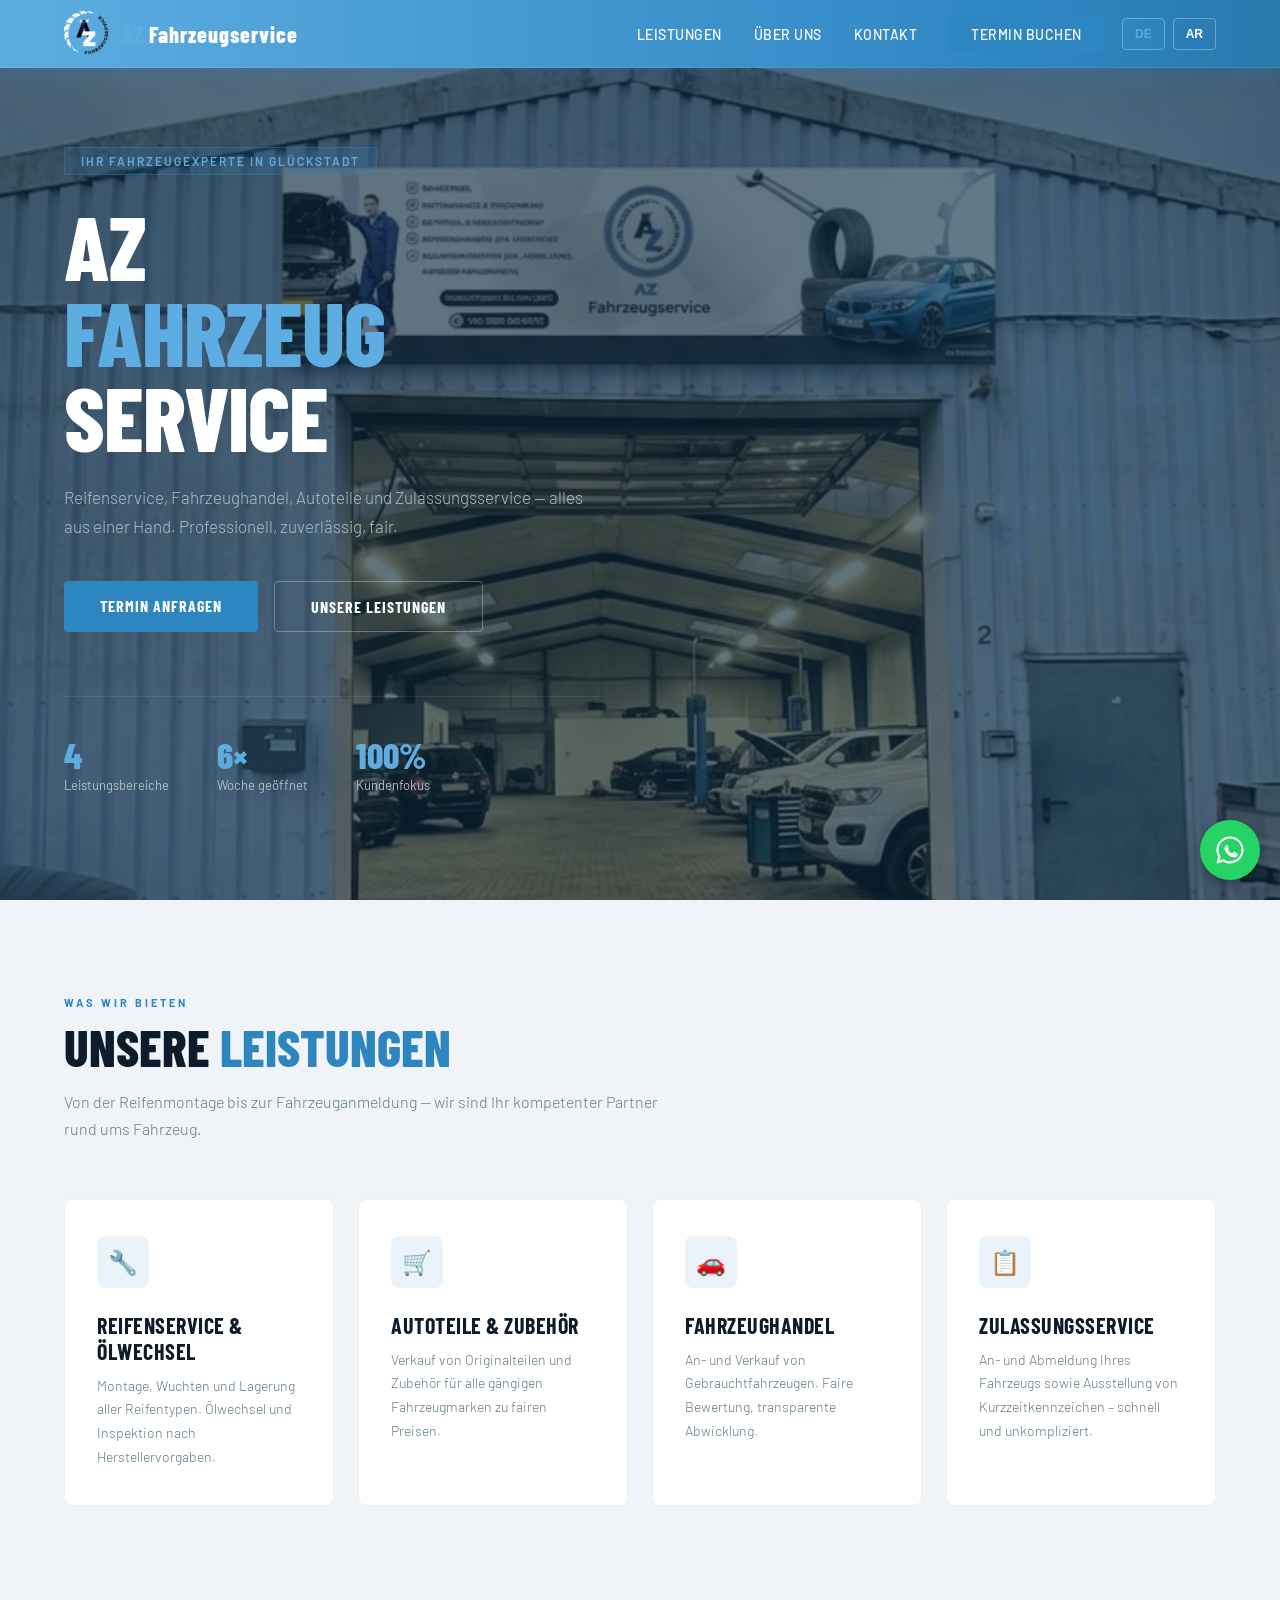
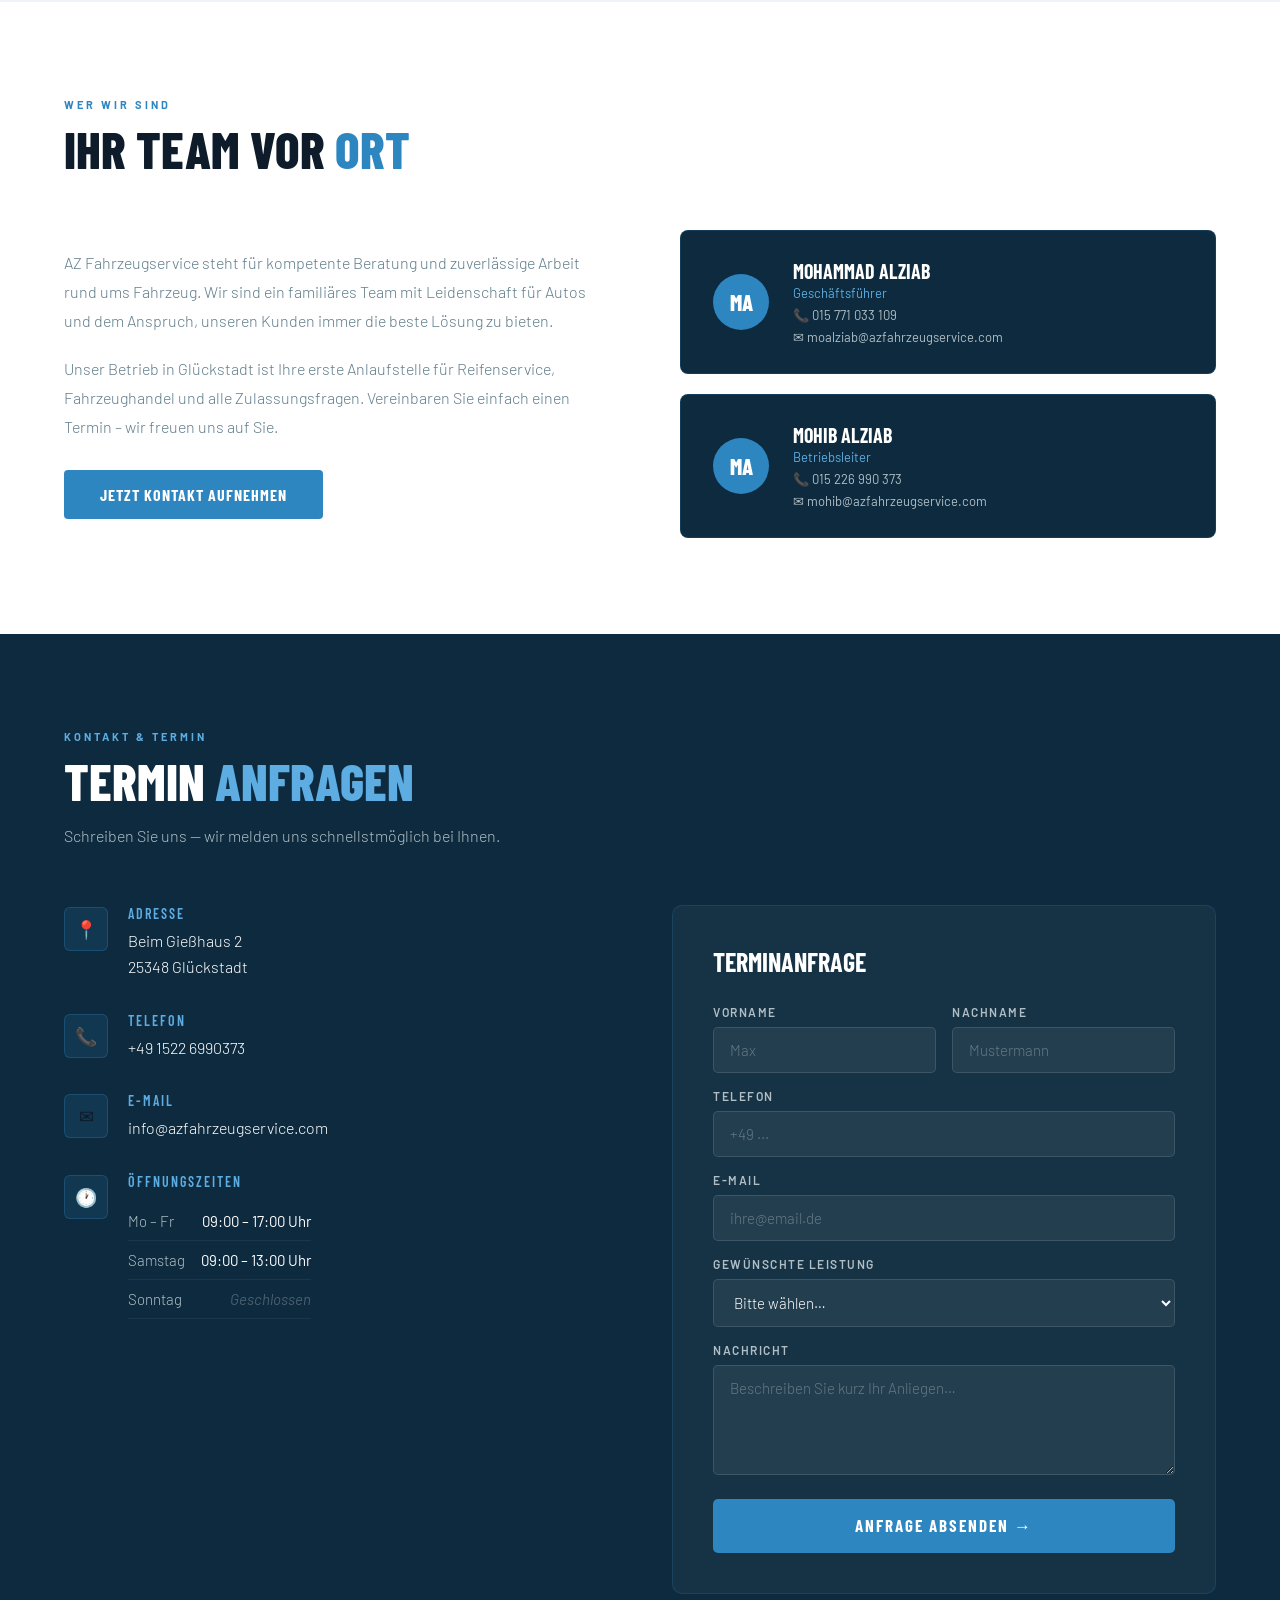
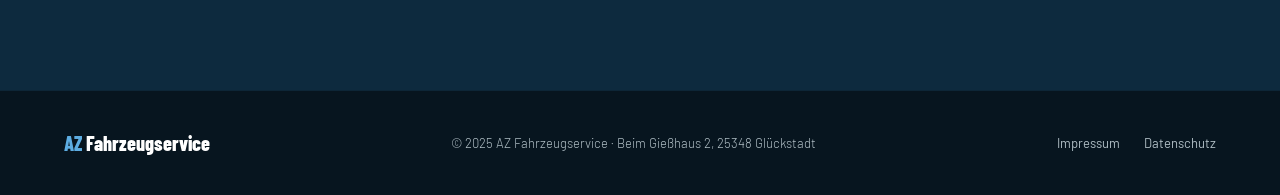
<file: index.html>
<!DOCTYPE html>
<html lang="de">
<head>
<meta name="description" content="AZ Fahrzeugservice in Glückstadt – Reifenservice, Ölwechsel, Fahrzeughandel, Autoteile und Zulassungsservice.">
<meta name="keywords" content="AZ Fahrzeugservice, Glückstadt, Reifenservice, Ölwechsel, Autoteile, Fahrzeughandel, Zulassungsservice">
<meta name="author" content="AZ Fahrzeugservice">
  <meta name="description" content="Reifenservice, Ölwechsel und Fahrzeughandel in Glückstadt">
<meta charset="UTF-8">
<meta name="viewport" content="width=device-width, initial-scale=1.0">
<title>AZ Fahrzeugservice – Beim Gießhaus 2, Glückstadt</title>
<link href="https://fonts.googleapis.com/css2?family=Barlow+Condensed:wght@400;600;700;800&family=Barlow:wght@300;400;500&family=Cairo:wght@400;600;700;800&display=swap" rel="stylesheet">
<link rel="stylesheet" href="style.css">
</head>
<body>
<a href="https://wa.me/4915226990373" target="_blank" class="whatsapp-float">
  <svg xmlns="http://www.w3.org/2000/svg" viewBox="0 0 32 32" width="28" height="28">
    <path fill="#fff" d="M16 .5C7.5.5.5 7.4.5 16c0 2.8.7 5.5 2.1 7.9L.5 31.5l7.8-2.1c2.3 1.3 4.9 2 7.7 2 8.5 0 15.5-6.9 15.5-15.5S24.5.5 16 .5zm0 28.3c-2.4 0-4.8-.7-6.8-2l-.5-.3-4.6 1.2 1.2-4.5-.3-.5c-1.4-2.1-2.1-4.5-2.1-6.9C2.9 8.7 8.7 2.9 16 2.9S29.1 8.7 29.1 16 23.3 28.8 16 28.8zm7.3-9.5c-.4-.2-2.2-1.1-2.5-1.2-.3-.1-.6-.2-.8.2-.2.3-.9 1.2-1.1 1.4-.2.2-.4.3-.7.1-1.8-.9-3-1.6-4.2-3.6-.3-.5.3-.5.8-1.6.1-.2 0-.5-.1-.7-.1-.2-.8-2-1.1-2.7-.3-.7-.6-.6-.8-.6h-.7c-.2 0-.7.1-1 .5-.3.4-1.3 1.3-1.3 3.2s1.3 3.8 1.5 4.1c.2.3 2.6 4 6.3 5.4.9.3 1.6.5 2.1.6.9.1 1.7.1 2.3.1.7-.1 2.2-.9 2.5-1.8.3-.9.3-1.7.2-1.8-.1-.2-.3-.3-.7-.5z"/>
  </svg>
</a>
<a href="tel:+4915226990373" class="call-float">📞</a>
<!-- NAV -->
<nav>
  <a href="#" class="nav-logo">
    <img src="logo.png" alt="AZ Fahrzeugservice Logo" class="nav-logo-img">
    <div class="nav-logo-text"><span>AZ</span> Fahrzeugservice</div>
  </a>

  <div class="nav-right">
    <ul class="nav-links">
      <li><a href="#leistungen" data-i18n="nav.services">Leistungen</a></li>
      <li><a href="#ueber" data-i18n="nav.about">Über uns</a></li>
      <li><a href="#kontakt" data-i18n="nav.contact">Kontakt</a></li>
      <li><a href="#kontakt" class="nav-cta" data-i18n="nav.book">Termin buchen</a></li>
    </ul>

    <div class="lang-switch">
      <button type="button" data-lang="de" class="active">DE</button>
      <button type="button" data-lang="ar">AR</button>
    </div>
  </div>
</nav>

<!-- HERO -->
<section class="hero">
  <div class="hero-bg-slider">
  <img src="images/bg1.jpg" alt="">
  <img src="images/bg2.jpg" alt="">
  <img src="images/bg3.jpg" alt="">
  <img src="images/bg1.jpg" alt="">
  <img src="images/bg2.jpg" alt="">
  <img src="images/bg3.jpg" alt="">
  </div>
  <div class="hero-content">
    <div class="hero-badge" data-i18n="hero.badge">Ihr Fahrzeugexperte in Glückstadt</div>
    <h1 data-i18n-html="hero.title">AZ<br><span>Fahrzeug</span><br>service</h1>
    <p class="hero-sub" data-i18n="hero.sub">Reifenservice, Fahrzeughandel, Autoteile und Zulassungsservice — alles aus einer Hand. Professionell, zuverlässig, fair.</p>
    <div class="hero-btns">
      <a href="#kontakt" class="btn-primary" data-i18n="hero.ctaPrimary">Termin anfragen</a>
      <a href="#leistungen" class="btn-outline" data-i18n="hero.ctaSecondary">Unsere Leistungen</a>
    </div>
    <div class="hero-stats">
      <div>
        <div class="stat-num">4</div>
        <div class="stat-label" data-i18n="hero.stat1">Leistungsbereiche</div>
      </div>
      <div>
        <div class="stat-num">6×</div>
        <div class="stat-label" data-i18n="hero.stat2">Woche geöffnet</div>
      </div>
      <div>
        <div class="stat-num">100%</div>
        <div class="stat-label" data-i18n="hero.stat3">Kundenfokus</div>
      </div>
    </div>
  </div>
</section>

<!-- LEISTUNGEN -->
<section id="leistungen">
  <div class="reveal">
    <div class="section-tag" data-i18n="services.tag">Was wir bieten</div>
    <div class="section-title" data-i18n-html="services.title">Unsere <span>Leistungen</span></div>
    <p class="section-sub" data-i18n="services.sub">Von der Reifenmontage bis zur Fahrzeuganmeldung — wir sind Ihr kompetenter Partner rund ums Fahrzeug.</p>
  </div>
  <div class="leistungen-grid">
    <div class="leistung-card reveal">
      <div class="leistung-icon">🔧</div>
      <h3 data-i18n="services.card1.title">Reifenservice & Ölwechsel</h3>
      <p data-i18n="services.card1.text">Montage, Wuchten und Lagerung aller Reifentypen. Ölwechsel und Inspektion nach Herstellervorgaben.</p>
    </div>
    <div class="leistung-card reveal">
      <div class="leistung-icon">🛒</div>
      <h3 data-i18n="services.card2.title">Autoteile & Zubehör</h3>
      <p data-i18n="services.card2.text">Verkauf von Originalteilen und Zubehör für alle gängigen Fahrzeugmarken zu fairen Preisen.</p>
    </div>
    <div class="leistung-card reveal">
      <div class="leistung-icon">🚗</div>
      <h3 data-i18n="services.card3.title">Fahrzeughandel</h3>
      <p data-i18n="services.card3.text">An- und Verkauf von Gebrauchtfahrzeugen. Faire Bewertung, transparente Abwicklung.</p>
    </div>
    <div class="leistung-card reveal">
      <div class="leistung-icon">📋</div>
      <h3 data-i18n="services.card4.title">Zulassungsservice</h3>
      <p data-i18n="services.card4.text">An- und Abmeldung Ihres Fahrzeugs sowie Ausstellung von Kurzzeitkennzeichen – schnell und unkompliziert.</p>
    </div>
  </div>
</section>

<!-- ÜBER UNS -->
<section id="ueber">
  <div class="reveal">
    <div class="section-tag" data-i18n="about.tag">Wer wir sind</div>
    <div class="section-title" data-i18n-html="about.title">Ihr Team vor <span>Ort</span></div>
  </div>
  <div class="ueber-grid">
    <div class="ueber-text reveal">
      <p data-i18n="about.p1">AZ Fahrzeugservice steht für kompetente Beratung und zuverlässige Arbeit rund ums Fahrzeug. Wir sind ein familiäres Team mit Leidenschaft für Autos und dem Anspruch, unseren Kunden immer die beste Lösung zu bieten.</p>
      <p data-i18n="about.p2">Unser Betrieb in Glückstadt ist Ihre erste Anlaufstelle für Reifenservice, Fahrzeughandel und alle Zulassungsfragen. Vereinbaren Sie einfach einen Termin – wir freuen uns auf Sie.</p>
      <a href="#kontakt" class="btn-primary" style="display:inline-block; margin-top: 8px;" data-i18n="about.cta">Jetzt Kontakt aufnehmen</a>
    </div>
    <div class="team-cards reveal">
      <div class="team-card">
        <div class="team-avatar">MA</div>
        <div class="team-info">
          <h4>Mohammad Alziab</h4>
          <div class="role" data-i18n="about.role1">Geschäftsführer</div>
          <div class="contact-small">📞 <span class="force-ltr">015 771 033 109</span></div>
          <div class="contact-small">✉ moalziab@azfahrzeugservice.com</div>
        </div>
      </div>
      <div class="team-card">
        <div class="team-avatar">MA</div>
        <div class="team-info">
          <h4>Mohib Alziab</h4>
          <div class="role" data-i18n="about.role2">Betriebsleiter</div>
          <div class="contact-small">📞 <span class="force-ltr">015 226 990 373</span></div>
          <div class="contact-small">✉ mohib@azfahrzeugservice.com</div>
        </div>
      </div>
    </div>
  </div>
</section>

<!-- KONTAKT -->
<section id="kontakt">
  <div class="reveal">
    <div class="section-tag" data-i18n="contact.tag">Kontakt & Termin</div>
    <div class="section-title" style="color:white;" data-i18n-html="contact.title">Termin <span style="color:var(--blue-light)">anfragen</span></div>
    <p class="section-sub" data-i18n="contact.sub">Schreiben Sie uns — wir melden uns schnellstmöglich bei Ihnen.</p>
  </div>
  <div class="kontakt-grid">
    <div class="kontakt-info reveal">
      <div class="info-block">
        <div class="info-icon">📍</div>
        <div>
          <h4 data-i18n="contact.addressLabel">Adresse</h4>
          <a 
  href="https://www.google.com/maps/place/AZ+Fahrzeugservice/@53.7760034,9.4383921,19.59z/data=!4m15!1m8!3m7!1s0x47b3d938e1c72bd7:0x623a19e20fa4c622!2sBeim+Gießhaus+2,+25348+Glückstadt!3b1!8m2!3d53.7760538!4d9.4380318!16s%2Fg%2F11c31tfckw!3m5!1s0x47b3d9004c047dad:0xa66732b0766aea0!8m2!3d53.7760538!4d9.4380318!16s%2Fg%2F11xpbfpb_7?entry=ttu&g_ep=EgoyMDI2MDQyMS4wIKXMDSoASAFQAw%3D%3D" 
  target="_blank"
  class="map-link"
>
  Beim Gießhaus 2<br>25348 Glückstadt
</a>
        </div>
      </div>
      <div class="info-block">
        <div class="info-icon">📞</div>
        <div>
          <h4 data-i18n="contact.phoneLabel">Telefon</h4>
<a href="tel:+4915226990373">
  <span class="force-ltr">+49 1522 6990373</span>
</a>
        </div>
      </div>
      <div class="info-block">
        <div class="info-icon">✉</div>
        <div>
          <h4 data-i18n="contact.emailLabel">E-Mail</h4>
          <a href="mailto:info@azfahrzeugservice.com">info@azfahrzeugservice.com</a>
        </div>
      </div>
      <div class="info-block">
        <div class="info-icon">🕐</div>
        <div>
          <h4 data-i18n="contact.hoursLabel">Öffnungszeiten</h4>
          <div class="oeffnung-table">
            <div class="oeffnung-row"><span class="day" data-i18n="contact.hours.monfri">Mo – Fr</span><span class="time" data-i18n="contact.hours.monfriTime">09:00 – 17:00 Uhr</span></div>
            <div class="oeffnung-row"><span class="day" data-i18n="contact.hours.sat">Samstag</span><span class="time" data-i18n="contact.hours.satTime">09:00 – 13:00 Uhr</span></div>
            <div class="oeffnung-row"><span class="day" data-i18n="contact.hours.sun">Sonntag</span><span class="closed" data-i18n="contact.hours.sunTime">Geschlossen</span></div>
          </div>
        </div>
      </div>
    </div>

    <div class="form-card reveal">
      <h3 data-i18n="form.title">Terminanfrage</h3>
      <form id="contactForm" action="https://formspree.io/f/mbdqwoeb" method="POST">
        <div class="form-row">
          <div class="form-group">
            <label data-i18n="form.firstName">Vorname</label>
            <input type="text" name="vorname" placeholder="Max" data-i18n-placeholder="form.firstNamePlaceholder" required>
          </div>
          <div class="form-group">
            <label data-i18n="form.lastName">Nachname</label>
            <input type="text" name="nachname" placeholder="Mustermann" data-i18n-placeholder="form.lastNamePlaceholder" required>
          </div>
        </div>
        <div class="form-group">
          <label data-i18n="form.phone">Telefon</label>
          <input type="tel" name="telefon" placeholder="+49 ..." data-i18n-placeholder="form.phonePlaceholder">
        </div>
        <div class="form-group">
          <label data-i18n="form.email">E-Mail</label>
          <input type="email" name="email" placeholder="ihre@email.de" data-i18n-placeholder="form.emailPlaceholder" required>
        </div>
        <div class="form-group">
          <label data-i18n="form.service">Gewünschte Leistung</label>
          <select name="leistung">
            <option value="" data-i18n="form.options.choose">Bitte wählen…</option>
            <option data-i18n="form.options.service1">Reifenservice / Ölwechsel</option>
            <option data-i18n="form.options.service2">Autoteile / Zubehör</option>
            <option data-i18n="form.options.service3">Fahrzeugankauf / -verkauf</option>
            <option data-i18n="form.options.service4">Zulassungsservice</option>
            <option data-i18n="form.options.service5">Sonstiges</option>
          </select>
        </div>
        <div class="form-group">
          <label data-i18n="form.message">Nachricht</label>
          <textarea name="nachricht" placeholder="Beschreiben Sie kurz Ihr Anliegen…" data-i18n-placeholder="form.messagePlaceholder"></textarea>
        </div>
        <button type="submit" class="form-submit" data-i18n="form.submit">Anfrage absenden →</button>
        <div class="form-success" id="formSuccess" data-i18n="form.success">✓ Danke! Wir melden uns bald bei Ihnen.</div>
      </form>
    </div>
  </div>
</section>

<!-- FOOTER -->
<footer>
  <div class="footer-brand"><span>AZ</span> Fahrzeugservice</div>
  <p data-i18n="footer.copy">© 2025 AZ Fahrzeugservice · Beim Gießhaus 2, 25348 Glückstadt</p>
  <div class="footer-links">
    <a href="#" data-i18n="footer.imprint">Impressum</a>
    <a href="#" data-i18n="footer.privacy">Datenschutz</a>
  </div>
</footer>

<script>
  const translations = {
    de: {
      nav: {
        services: 'Leistungen',
        about: 'Über uns',
        contact: 'Kontakt',
        book: 'Termin buchen'
      },
      hero: {
        badge: 'Ihr Fahrzeugexperte in Glückstadt',
        title: 'AZ<br><span>Fahrzeug</span><br>service',
        sub: 'Reifenservice, Fahrzeughandel, Autoteile und Zulassungsservice — alles aus einer Hand. Professionell, zuverlässig, fair.',
        ctaPrimary: 'Termin anfragen',
        ctaSecondary: 'Unsere Leistungen',
        stat1: 'Leistungsbereiche',
        stat2: 'Woche geöffnet',
        stat3: 'Kundenfokus'
      },
      services: {
        tag: 'Was wir bieten',
        title: 'Unsere <span>Leistungen</span>',
        sub: 'Von der Reifenmontage bis zur Fahrzeuganmeldung — wir sind Ihr kompetenter Partner rund ums Fahrzeug.',
        card1: {
          title: 'Reifenservice & Ölwechsel',
          text: 'Montage, Wuchten und Lagerung aller Reifentypen. Ölwechsel und Inspektion nach Herstellervorgaben.'
        },
        card2: {
          title: 'Autoteile & Zubehör',
          text: 'Verkauf von Originalteilen und Zubehör für alle gängigen Fahrzeugmarken zu fairen Preisen.'
        },
        card3: {
          title: 'Fahrzeughandel',
          text: 'An- und Verkauf von Gebrauchtfahrzeugen. Faire Bewertung, transparente Abwicklung.'
        },
        card4: {
          title: 'Zulassungsservice',
          text: 'An- und Abmeldung Ihres Fahrzeugs sowie Ausstellung von Kurzzeitkennzeichen – schnell und unkompliziert.'
        }
      },
      about: {
        tag: 'Wer wir sind',
        title: 'Ihr Team vor <span>Ort</span>',
        p1: 'AZ Fahrzeugservice steht für kompetente Beratung und zuverlässige Arbeit rund ums Fahrzeug. Wir sind ein familiäres Team mit Leidenschaft für Autos und dem Anspruch, unseren Kunden immer die beste Lösung zu bieten.',
        p2: 'Unser Betrieb in Glückstadt ist Ihre erste Anlaufstelle für Reifenservice, Fahrzeughandel und alle Zulassungsfragen. Vereinbaren Sie einfach einen Termin – wir freuen uns auf Sie.',
        cta: 'Jetzt Kontakt aufnehmen',
        role1: 'Geschäftsführer',
        role2: 'Betriebsleiter'
      },
      contact: {
        tag: 'Kontakt & Termin',
        title: 'Termin <span style="color:var(--blue-light)">anfragen</span>',
        sub: 'Schreiben Sie uns — wir melden uns schnellstmöglich bei Ihnen.',
        addressLabel: 'Adresse',
        address: 'Beim Gießhaus 2<br>25348 Glückstadt',
        phoneLabel: 'Telefon',
        emailLabel: 'E-Mail',
        hoursLabel: 'Öffnungszeiten',
        hours: {
          monfri: 'Mo – Fr',
          monfriTime: '09:00 – 17:00 Uhr',
          sat: 'Samstag',
          satTime: '09:00 – 13:00 Uhr',
          sun: 'Sonntag',
          sunTime: 'Geschlossen'
        }
      },
      form: {
        title: 'Terminanfrage',
        firstName: 'Vorname',
        firstNamePlaceholder: 'Max',
        lastName: 'Nachname',
        lastNamePlaceholder: 'Mustermann',
        phone: 'Telefon',
        phonePlaceholder: '+49 ...',
        email: 'E-Mail',
        emailPlaceholder: 'ihre@email.de',
        service: 'Gewünschte Leistung',
        options: {
          choose: 'Bitte wählen…',
          service1: 'Reifenservice / Ölwechsel',
          service2: 'Autoteile / Zubehör',
          service3: 'Fahrzeugankauf / -verkauf',
          service4: 'Zulassungsservice',
          service5: 'Sonstiges'
        },
        message: 'Nachricht',
        messagePlaceholder: 'Beschreiben Sie kurz Ihr Anliegen…',
        submit: 'Anfrage absenden →',
        success: '✓ Danke! Wir melden uns bald bei Ihnen.'
      },
      footer: {
        copy: '© 2025 AZ Fahrzeugservice · Beim Gießhaus 2, 25348 Glückstadt',
        imprint: 'Impressum',
        privacy: 'Datenschutz'
      }
    },
    ar: {
      nav: {
        services: 'الخدمات',
        about: 'من نحن',
        contact: 'اتصل بنا',
        book: 'احجز موعداً'
      },
      hero: {
        badge: 'خبيركم في خدمات السيارات في Glückstadt',
        title: 'AZ<br><span>خدمة</span><br>السيارات',
        sub: 'خدمة الإطارات، تجارة السيارات، قطع الغيار وخدمة التسجيل — كل شيء من مكان واحد. باحترافية وموثوقية وأسعار عادلة.',
        ctaPrimary: 'اطلب موعداً',
        ctaSecondary: 'خدماتنا',
        stat1: 'مجالات الخدمة',
        stat2: 'أيام العمل أسبوعياً',
        stat3: 'تركيز كامل على العملاء'
      },
      services: {
        tag: 'ماذا نقدم',
        title: '<span>خدماتنا</span>',
        sub: 'من تركيب الإطارات إلى تسجيل المركبات — نحن شريككم الموثوق في كل ما يتعلق بالسيارات.',
        card1: {
          title: 'خدمة الإطارات وتغيير الزيت',
          text: 'تركيب الإطارات وترصيصها وتخزينها لجميع الأنواع، مع تغيير الزيت والفحص وفق تعليمات الشركة المصنعة.'
        },
        card2: {
          title: 'قطع غيار وإكسسوارات',
          text: 'بيع قطع الغيار الأصلية والإكسسوارات لجميع أشهر العلامات التجارية بأسعار مناسبة.'
        },
        card3: {
          title: 'تجارة المركبات',
          text: 'شراء وبيع السيارات المستعملة مع تقييم عادل وإجراءات واضحة وشفافة.'
        },
        card4: {
          title: 'خدمة التسجيل',
          text: 'تسجيل وإلغاء تسجيل المركبات وإصدار اللوحات المؤقتة بسرعة وسهولة.'
        }
      },
      about: {
        tag: 'من نحن',
        title: 'فريقكم <span>المحلي</span>',
        p1: 'تمثل AZ Fahrzeugservice الاستشارة المهنية والعمل الموثوق في كل ما يخص المركبات. نحن فريق عائلي شغوف بالسيارات ونسعى دائمًا لتقديم أفضل حل لعملائنا.',
        p2: 'مقرنا في Glückstadt هو وجهتكم الأولى لخدمة الإطارات وتجارة السيارات وجميع أمور التسجيل. احجزوا موعدًا وسنسعد بخدمتكم.',
        cta: 'تواصل معنا الآن',
        role1: 'المدير العام',
        role2: 'مدير التشغيل'
      },
      contact: {
        tag: 'التواصل والمواعيد',
        title: 'اطلب <span style="color:var(--blue-light)">موعدًا</span>',
        sub: 'اكتبوا لنا وسنقوم بالرد عليكم في أسرع وقت ممكن.',
        addressLabel: 'العنوان',
        address: 'Beim Gießhaus 2<br>25348 Glückstadt',
        phoneLabel: 'الهاتف',
        emailLabel: 'البريد الإلكتروني',
        hoursLabel: 'ساعات العمل',
        hours: {
          monfri: 'الاثنين – الجمعة',
          monfriTime: '09:00 – 17:00',
          sat: 'السبت',
          satTime: '09:00 – 13:00',
          sun: 'الأحد',
          sunTime: 'مغلق'
        }
      },
      form: {
        title: 'طلب موعد',
        firstName: 'الاسم الأول',
        firstNamePlaceholder: 'الاسم الأول',
        lastName: 'اسم العائلة',
        lastNamePlaceholder: 'اسم العائلة',
        phone: 'الهاتف',
        phonePlaceholder: '+49 ...',
        email: 'البريد الإلكتروني',
        emailPlaceholder: 'name@example.com',
        service: 'الخدمة المطلوبة',
        options: {
          choose: 'الرجاء الاختيار…',
          service1: 'خدمة الإطارات / تغيير الزيت',
          service2: 'قطع غيار / إكسسوارات',
          service3: 'شراء / بيع المركبات',
          service4: 'خدمة التسجيل',
          service5: 'أخرى'
        },
        message: 'الرسالة',
        messagePlaceholder: 'اكتبوا باختصار طلبكم أو استفساركم…',
        submit: 'إرسال الطلب ←',
        success: '✓ شكرًا لكم! سنتواصل معكم قريبًا.'
      },
      footer: {
        copy: '© 2025 AZ Fahrzeugservice · Beim Gießhaus 2, 25348 Glückstadt',
        imprint: 'بيانات قانونية',
        privacy: 'حماية البيانات'
      }
    }
  };

  function getNestedValue(obj, path) {
    return path.split('.').reduce((acc, key) => acc && acc[key], obj);
  }

  function setLanguage(lang) {
    const dict = translations[lang] || translations.de;

    document.querySelectorAll('[data-i18n]').forEach(el => {
      const key = el.getAttribute('data-i18n');
      const value = getNestedValue(dict, key);
      if (typeof value === 'string') el.textContent = value;
    });

    document.querySelectorAll('[data-i18n-html]').forEach(el => {
      const key = el.getAttribute('data-i18n-html');
      const value = getNestedValue(dict, key);
      if (typeof value === 'string') el.innerHTML = value;
    });

    document.querySelectorAll('[data-i18n-placeholder]').forEach(el => {
      const key = el.getAttribute('data-i18n-placeholder');
      const value = getNestedValue(dict, key);
      if (typeof value === 'string') el.setAttribute('placeholder', value);
    });

    document.documentElement.lang = lang;
    document.documentElement.dir = lang === 'ar' ? 'rtl' : 'ltr';
    document.body.classList.toggle('rtl', lang === 'ar');

    document.querySelectorAll('.lang-switch button').forEach(btn => {
      btn.classList.toggle('active', btn.dataset.lang === lang);
    });

    localStorage.setItem('siteLanguage', lang);
  }

  document.querySelectorAll('.lang-switch button').forEach(button => {
    button.addEventListener('click', () => setLanguage(button.dataset.lang));
  });

  // Scroll reveal
  const reveals = document.querySelectorAll('.reveal');
  const observer = new IntersectionObserver(entries => {
    entries.forEach((e, i) => {
      if (e.isIntersecting) {
        setTimeout(() => e.target.classList.add('visible'), i * 80);
        observer.unobserve(e.target);
      }
    });
  }, { threshold: 0.1 });
  reveals.forEach(r => observer.observe(r));

  // Form submit feedback
  const form = document.getElementById('contactForm');
  const success = document.getElementById('formSuccess');
  const submitBtn = form.querySelector('.form-submit');

  form.addEventListener('submit', async (e) => {
    e.preventDefault();
    const currentLang = localStorage.getItem('siteLanguage') || 'de';
    submitBtn.textContent = currentLang === 'ar' ? 'جارٍ الإرسال…' : 'Wird gesendet…';
    submitBtn.disabled = true;
    try {
      const res = await fetch(form.action, {
        method: 'POST',
        body: new FormData(form),
        headers: { 'Accept': 'application/json' }
      });
      if (res.ok) {
        success.style.display = 'block';
        form.reset();
        submitBtn.textContent = currentLang === 'ar' ? '✓ تم الإرسال!' : '✓ Gesendet!';
      } else {
        submitBtn.textContent = currentLang === 'ar' ? 'خطأ – حاول مرة أخرى' : 'Fehler – nochmal versuchen';
        submitBtn.disabled = false;
      }
    } catch {
      submitBtn.textContent = currentLang === 'ar' ? 'خطأ – حاول مرة أخرى' : 'Fehler – nochmal versuchen';
      submitBtn.disabled = false;
    }
  });

  const savedLanguage = localStorage.getItem('siteLanguage') || 'de';
  setLanguage(savedLanguage);
</script>
</body>
</html>
</file>
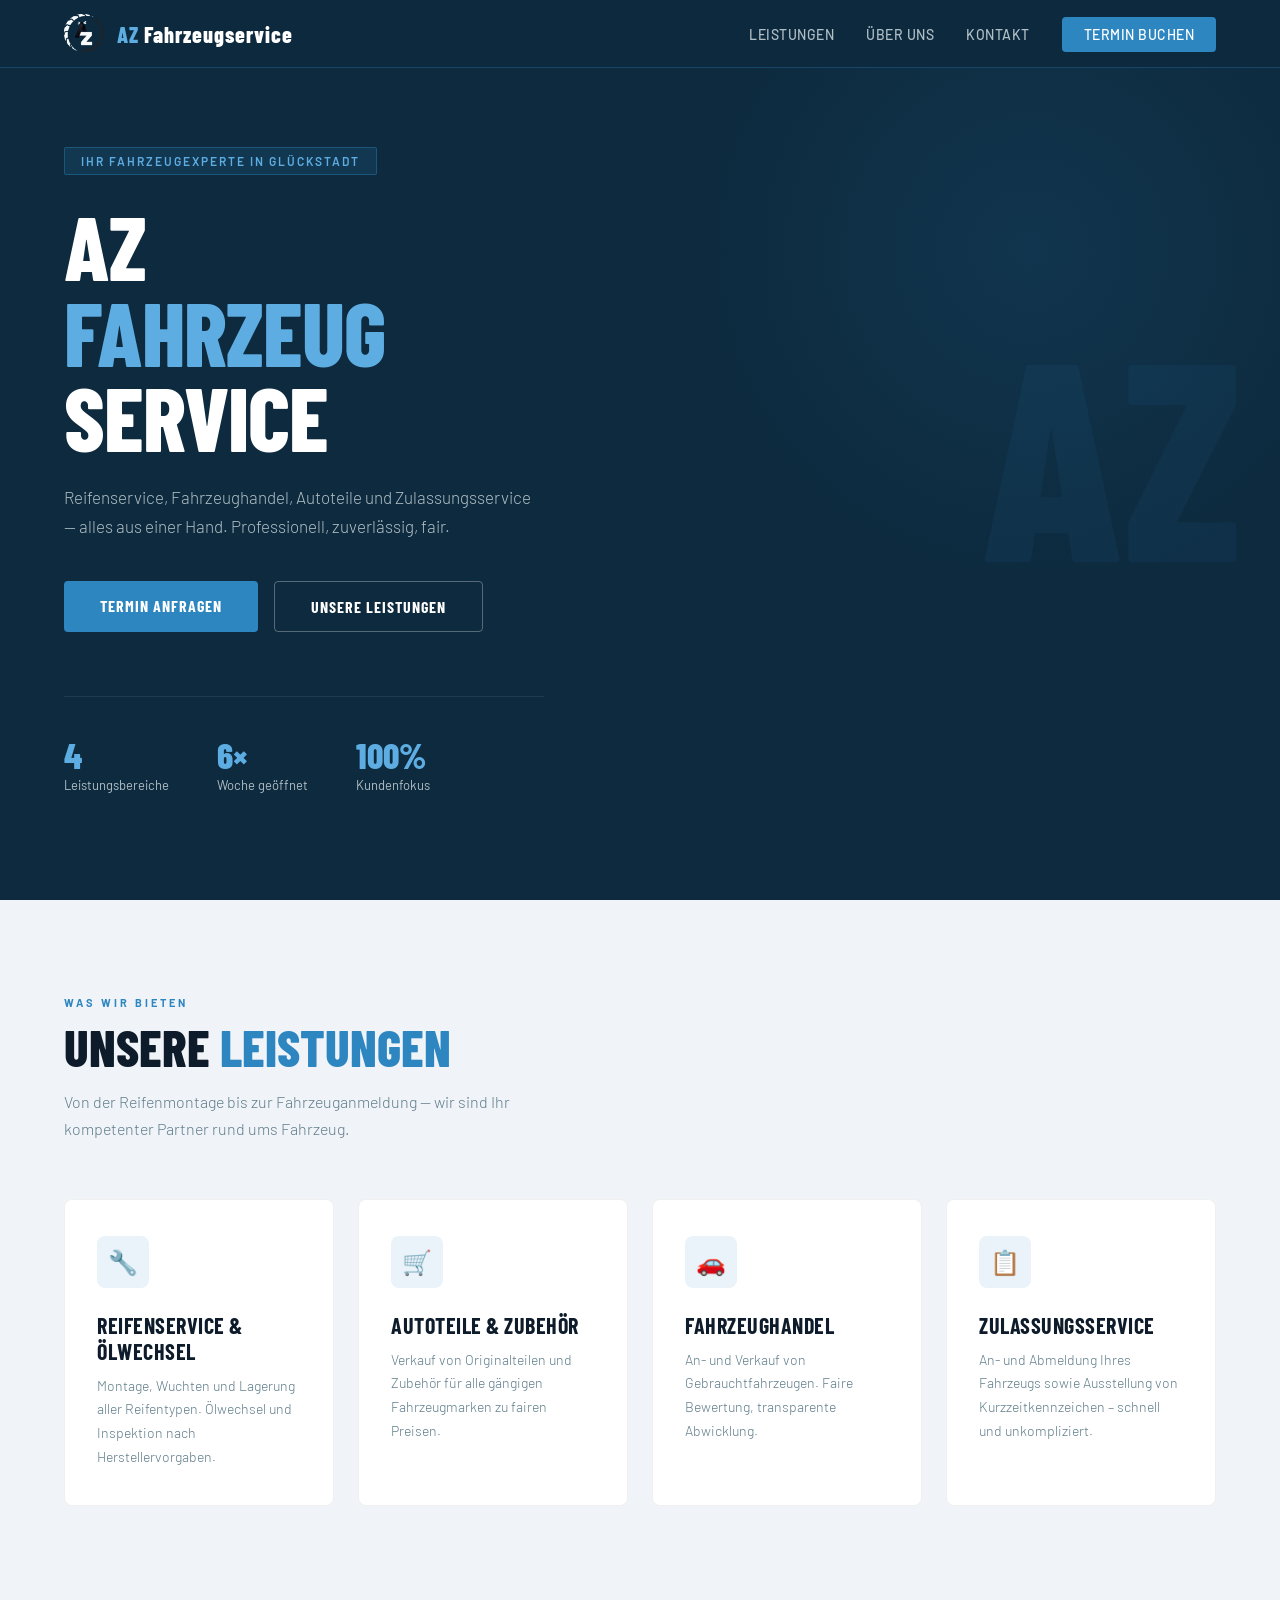
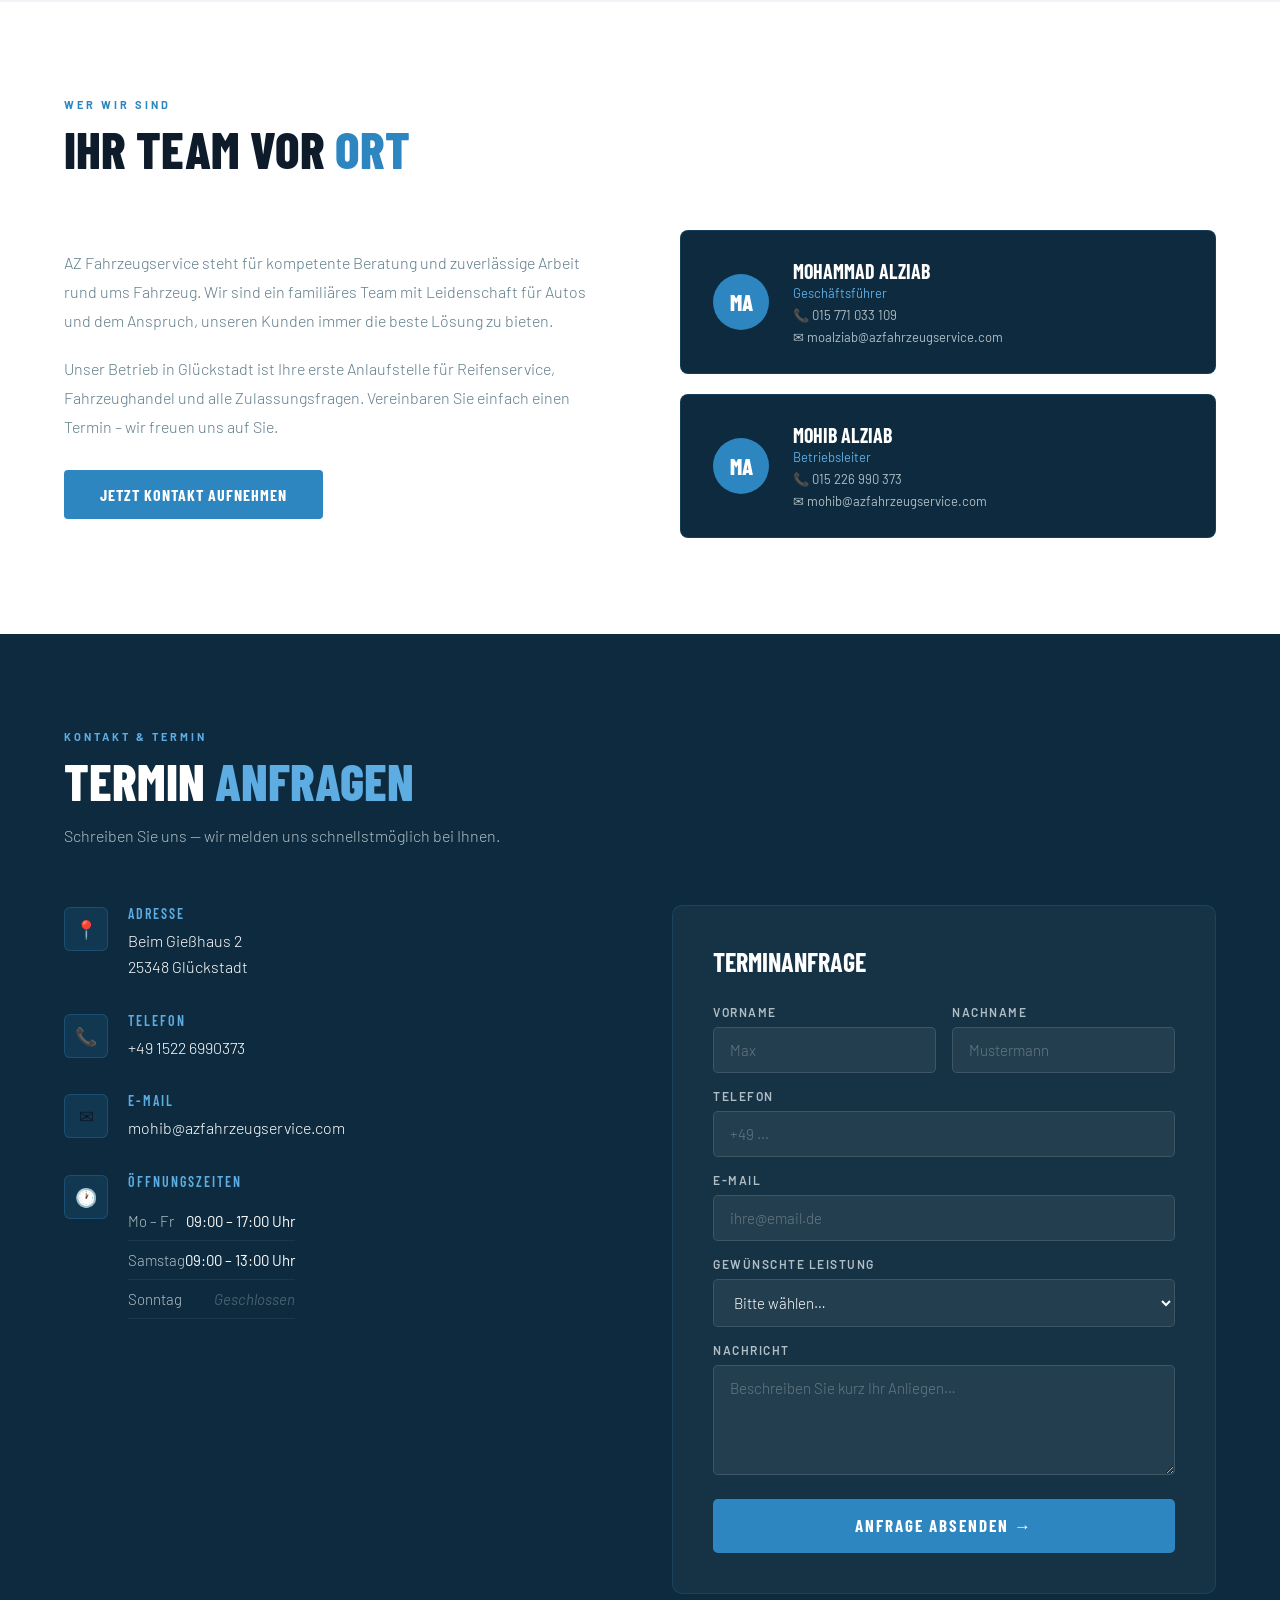
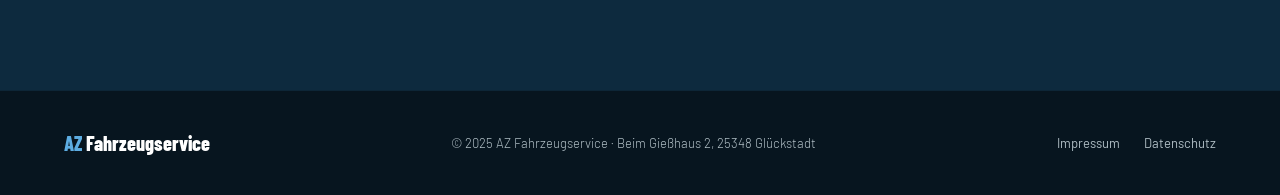
<file: .index.html>
<!DOCTYPE html>
<html lang="de">
<head>
<meta charset="UTF-8">
<meta name="viewport" content="width=device-width, initial-scale=1.0">
<title>AZ Fahrzeugservice – Beim Gießhaus 2, Glückstadt</title>
<link href="https://fonts.googleapis.com/css2?family=Barlow+Condensed:wght@400;600;700;800&family=Barlow:wght@300;400;500&display=swap" rel="stylesheet">
<style>
  :root {
    --blue-dark: #0d2a3e;
    --blue-mid: #1a5276;
    --blue-accent: #2e86c1;
    --blue-light: #5dade2;
    --white: #ffffff;
    --gray-light: #f4f6f8;
    --gray-mid: #b0bec5;
    --text-dark: #0d1b2a;
    --text-muted: #607d8b;
    --card-bg: #ffffff;
    --section-alt: #f0f4f8;
  }

  * { margin: 0; padding: 0; box-sizing: border-box; }

  html { scroll-behavior: smooth; }

  body {
    font-family: 'Barlow', sans-serif;
    background: var(--white);
    color: var(--text-dark);
    overflow-x: hidden;
  }

  /* ── NAV ── */
  nav {
    position: fixed;
    top: 0; left: 0; right: 0;
    z-index: 100;
    background: rgba(13, 42, 62, 0.97);
    backdrop-filter: blur(8px);
    display: flex;
    align-items: center;
    justify-content: space-between;
    padding: 0 5%;
    height: 68px;
    border-bottom: 1px solid rgba(46,134,193,0.3);
  }

  .nav-logo {
    display: flex;
    align-items: center;
    gap: 12px;
    text-decoration: none;
  }
  .nav-logo-img {
  height: 40px;
  width: auto;
}

  .nav-logo-text {
    font-family: 'Barlow Condensed', sans-serif;
    font-size: 22px;
    font-weight: 800;
    color: var(--white);
    letter-spacing: 1px;
  }

  .nav-logo-text span { color: var(--blue-light); }

  .nav-links {
    display: flex;
    gap: 32px;
    list-style: none;
  }

  .nav-links a {
    color: var(--gray-mid);
    text-decoration: none;
    font-size: 14px;
    font-weight: 500;
    letter-spacing: 0.5px;
    text-transform: uppercase;
    transition: color 0.2s;
  }

  .nav-links a:hover { color: var(--blue-light); }

  .nav-cta {
    background: var(--blue-accent);
    color: var(--white) !important;
    padding: 9px 22px;
    border-radius: 4px;
    transition: background 0.2s !important;
  }

  .nav-cta:hover { background: var(--blue-light) !important; color: var(--white) !important; }

  /* ── HERO ── */
  .hero {
    min-height: 100vh;
    background: var(--blue-dark);
    display: flex;
    align-items: center;
    position: relative;
    overflow: hidden;
    padding: 100px 5% 60px;
  }

  .hero::before {
    content: '';
    position: absolute;
    top: -100px; right: -100px;
    width: 700px; height: 700px;
    background: radial-gradient(circle, rgba(46,134,193,0.12) 0%, transparent 70%);
    pointer-events: none;
  }

  .hero::after {
    content: 'AZ';
    position: absolute;
    right: 3%;
    top: 50%;
    transform: translateY(-50%);
    font-family: 'Barlow Condensed', sans-serif;
    font-size: clamp(200px, 22vw, 340px);
    font-weight: 800;
    color: rgba(46,134,193,0.07);
    line-height: 1;
    pointer-events: none;
    user-select: none;
  }

  .hero-content {
    position: relative;
    z-index: 2;
    max-width: 640px;
  }

  .hero-badge {
    display: inline-block;
    background: rgba(46,134,193,0.15);
    border: 1px solid rgba(46,134,193,0.4);
    color: var(--blue-light);
    font-size: 12px;
    font-weight: 600;
    letter-spacing: 2px;
    text-transform: uppercase;
    padding: 6px 16px;
    border-radius: 2px;
    margin-bottom: 28px;
  }

  .hero h1 {
    font-family: 'Barlow Condensed', sans-serif;
    font-size: clamp(52px, 7vw, 90px);
    font-weight: 800;
    line-height: 0.95;
    color: var(--white);
    text-transform: uppercase;
    letter-spacing: -1px;
    margin-bottom: 24px;
  }

  .hero h1 span { color: var(--blue-light); }

  .hero-sub {
    font-size: 17px;
    font-weight: 300;
    color: var(--gray-mid);
    line-height: 1.7;
    margin-bottom: 40px;
    max-width: 480px;
  }

  .hero-btns {
    display: flex;
    gap: 16px;
    flex-wrap: wrap;
  }

  .btn-primary {
    background: var(--blue-accent);
    color: var(--white);
    padding: 15px 36px;
    font-family: 'Barlow Condensed', sans-serif;
    font-size: 16px;
    font-weight: 700;
    letter-spacing: 1px;
    text-transform: uppercase;
    text-decoration: none;
    border-radius: 4px;
    transition: background 0.2s, transform 0.15s;
    border: none;
    cursor: pointer;
  }

  .btn-primary:hover { background: var(--blue-light); transform: translateY(-2px); }

  .btn-outline {
    background: transparent;
    color: var(--white);
    padding: 15px 36px;
    font-family: 'Barlow Condensed', sans-serif;
    font-size: 16px;
    font-weight: 700;
    letter-spacing: 1px;
    text-transform: uppercase;
    text-decoration: none;
    border-radius: 4px;
    border: 1px solid rgba(255,255,255,0.3);
    transition: border-color 0.2s, transform 0.15s;
    cursor: pointer;
  }

  .btn-outline:hover { border-color: var(--blue-light); color: var(--blue-light); transform: translateY(-2px); }

  .hero-stats {
    display: flex;
    gap: 48px;
    margin-top: 64px;
    padding-top: 40px;
    border-top: 1px solid rgba(255,255,255,0.08);
  }

  .stat-num {
    font-family: 'Barlow Condensed', sans-serif;
    font-size: 36px;
    font-weight: 800;
    color: var(--blue-light);
    line-height: 1;
  }

  .stat-label {
    font-size: 13px;
    color: var(--gray-mid);
    margin-top: 4px;
    font-weight: 400;
  }

  /* ── SECTION GENERAL ── */
  section { padding: 96px 5%; }

  .section-tag {
    font-size: 11px;
    font-weight: 700;
    letter-spacing: 3px;
    text-transform: uppercase;
    color: var(--blue-accent);
    margin-bottom: 12px;
  }

  .section-title {
    font-family: 'Barlow Condensed', sans-serif;
    font-size: clamp(36px, 4vw, 54px);
    font-weight: 800;
    text-transform: uppercase;
    line-height: 1;
    color: var(--text-dark);
    margin-bottom: 16px;
  }

  .section-title span { color: var(--blue-accent); }

  .section-sub {
    font-size: 16px;
    color: var(--text-muted);
    font-weight: 300;
    max-width: 520px;
    line-height: 1.7;
  }

  /* ── LEISTUNGEN ── */
  #leistungen { background: var(--section-alt); }

  .leistungen-grid {
    display: grid;
    grid-template-columns: repeat(auto-fit, minmax(260px, 1fr));
    gap: 24px;
    margin-top: 56px;
  }

  .leistung-card {
    background: var(--white);
    border-radius: 8px;
    padding: 36px 32px;
    border: 1px solid rgba(0,0,0,0.06);
    transition: transform 0.2s, box-shadow 0.2s;
    position: relative;
    overflow: hidden;
  }

  .leistung-card::before {
    content: '';
    position: absolute;
    top: 0; left: 0; right: 0;
    height: 3px;
    background: var(--blue-accent);
    transform: scaleX(0);
    transition: transform 0.3s;
    transform-origin: left;
  }

  .leistung-card:hover { transform: translateY(-4px); box-shadow: 0 12px 32px rgba(0,0,0,0.08); }
  .leistung-card:hover::before { transform: scaleX(1); }

  .leistung-icon {
    width: 52px; height: 52px;
    background: rgba(46,134,193,0.1);
    border-radius: 8px;
    display: flex; align-items: center; justify-content: center;
    margin-bottom: 24px;
    font-size: 24px;
  }

  .leistung-card h3 {
    font-family: 'Barlow Condensed', sans-serif;
    font-size: 22px;
    font-weight: 700;
    text-transform: uppercase;
    letter-spacing: 0.5px;
    color: var(--text-dark);
    margin-bottom: 10px;
  }

  .leistung-card p {
    font-size: 14px;
    color: var(--text-muted);
    line-height: 1.7;
    font-weight: 300;
  }

  /* ── ÜBER UNS ── */
  .ueber-grid {
    display: grid;
    grid-template-columns: 1fr 1fr;
    gap: 80px;
    align-items: center;
    margin-top: 56px;
  }

  .ueber-text p {
    font-size: 16px;
    color: var(--text-muted);
    line-height: 1.8;
    font-weight: 300;
    margin-bottom: 20px;
  }

  .team-cards {
    display: flex;
    flex-direction: column;
    gap: 20px;
  }

  .team-card {
    background: var(--blue-dark);
    border-radius: 8px;
    padding: 28px 32px;
    display: flex;
    align-items: center;
    gap: 24px;
    border: 1px solid rgba(46,134,193,0.2);
  }

  .team-avatar {
    width: 56px; height: 56px;
    background: var(--blue-accent);
    border-radius: 50%;
    display: flex; align-items: center; justify-content: center;
    font-family: 'Barlow Condensed', sans-serif;
    font-size: 22px;
    font-weight: 800;
    color: var(--white);
    flex-shrink: 0;
  }

  .team-info h4 {
    font-family: 'Barlow Condensed', sans-serif;
    font-size: 20px;
    font-weight: 700;
    color: var(--white);
    text-transform: uppercase;
  }

  .team-info .role {
    font-size: 13px;
    color: var(--blue-light);
    font-weight: 400;
    margin-top: 2px;
  }

  .team-info .contact-small {
    font-size: 13px;
    color: var(--gray-mid);
    margin-top: 6px;
  }

  /* ── KONTAKT ── */
  #kontakt { background: var(--blue-dark); }
  #kontakt .section-title { color: var(--white); }
  #kontakt .section-sub { color: var(--gray-mid); }
  #kontakt .section-tag { color: var(--blue-light); }

  .kontakt-grid {
    display: grid;
    grid-template-columns: 1fr 1fr;
    gap: 64px;
    margin-top: 56px;
    align-items: start;
  }

  .kontakt-info { display: flex; flex-direction: column; gap: 32px; }

  .info-block {
    display: flex;
    gap: 20px;
    align-items: flex-start;
  }

  .info-icon {
    width: 44px; height: 44px;
    background: rgba(46,134,193,0.15);
    border: 1px solid rgba(46,134,193,0.3);
    border-radius: 6px;
    display: flex; align-items: center; justify-content: center;
    font-size: 18px;
    flex-shrink: 0;
    margin-top: 2px;
  }

  .info-block h4 {
    font-family: 'Barlow Condensed', sans-serif;
    font-size: 14px;
    font-weight: 600;
    letter-spacing: 2px;
    text-transform: uppercase;
    color: var(--blue-light);
    margin-bottom: 6px;
  }

  .info-block p, .info-block a {
    font-size: 16px;
    color: var(--white);
    font-weight: 300;
    line-height: 1.6;
    text-decoration: none;
  }

  .info-block a:hover { color: var(--blue-light); }

  /* ── FORMULAR ── */
  .form-card {
    background: rgba(255,255,255,0.04);
    border: 1px solid rgba(46,134,193,0.2);
    border-radius: 10px;
    padding: 40px;
  }

  .form-card h3 {
    font-family: 'Barlow Condensed', sans-serif;
    font-size: 26px;
    font-weight: 700;
    text-transform: uppercase;
    color: var(--white);
    margin-bottom: 28px;
  }

  .form-row {
    display: grid;
    grid-template-columns: 1fr 1fr;
    gap: 16px;
  }

  .form-group {
    display: flex;
    flex-direction: column;
    gap: 8px;
    margin-bottom: 16px;
  }

  .form-group label {
    font-size: 12px;
    font-weight: 600;
    letter-spacing: 1.5px;
    text-transform: uppercase;
    color: var(--gray-mid);
  }

  .form-group input,
  .form-group select,
  .form-group textarea {
    background: rgba(255,255,255,0.06);
    border: 1px solid rgba(255,255,255,0.12);
    border-radius: 5px;
    padding: 13px 16px;
    color: var(--white);
    font-family: 'Barlow', sans-serif;
    font-size: 15px;
    font-weight: 300;
    transition: border-color 0.2s;
    outline: none;
    width: 100%;
  }

  .form-group select option { background: var(--blue-dark); color: var(--white); }

  .form-group input:focus,
  .form-group select:focus,
  .form-group textarea:focus {
    border-color: var(--blue-accent);
    background: rgba(46,134,193,0.08);
  }

  .form-group textarea { resize: vertical; min-height: 110px; }

  .form-group input::placeholder,
  .form-group textarea::placeholder { color: rgba(255,255,255,0.3); }

  .form-submit {
    width: 100%;
    margin-top: 8px;
    background: var(--blue-accent);
    color: var(--white);
    padding: 16px;
    font-family: 'Barlow Condensed', sans-serif;
    font-size: 17px;
    font-weight: 700;
    letter-spacing: 2px;
    text-transform: uppercase;
    border: none;
    border-radius: 5px;
    cursor: pointer;
    transition: background 0.2s, transform 0.15s;
  }

  .form-submit:hover { background: var(--blue-light); transform: translateY(-2px); }

  .form-success {
    display: none;
    background: rgba(46,193,134,0.15);
    border: 1px solid rgba(46,193,134,0.4);
    border-radius: 6px;
    padding: 16px 20px;
    color: #5de2aa;
    font-size: 15px;
    margin-top: 16px;
    text-align: center;
  }

  /* ── ÖFFNUNGSZEITEN ── */
  .oeffnung-table { margin-top: 12px; }
  .oeffnung-row {
    display: flex;
    justify-content: space-between;
    padding: 10px 0;
    border-bottom: 1px solid rgba(255,255,255,0.06);
    font-size: 15px;
  }
  .oeffnung-row .day { color: var(--gray-mid); font-weight: 300; }
  .oeffnung-row .time { color: var(--white); font-weight: 400; }
  .oeffnung-row .closed { color: rgba(255,255,255,0.25); font-style: italic; }

  /* ── FOOTER ── */
  footer {
    background: #07151f;
    padding: 40px 5%;
    display: flex;
    align-items: center;
    justify-content: space-between;
    flex-wrap: wrap;
    gap: 16px;
    border-top: 1px solid rgba(46,134,193,0.15);
  }

  .footer-brand {
    font-family: 'Barlow Condensed', sans-serif;
    font-size: 20px;
    font-weight: 800;
    color: var(--white);
  }

  .footer-brand span { color: var(--blue-light); }

  footer p {
    font-size: 13px;
    color: var(--gray-mid);
    font-weight: 300;
  }

  .footer-links { display: flex; gap: 24px; }
  .footer-links a {
    font-size: 13px;
    color: var(--gray-mid);
    text-decoration: none;
    transition: color 0.2s;
  }
  .footer-links a:hover { color: var(--blue-light); }

  /* ── RESPONSIVE ── */
  @media (max-width: 768px) {
    .nav-links { display: none; }
    .ueber-grid { grid-template-columns: 1fr; gap: 40px; }
    .kontakt-grid { grid-template-columns: 1fr; gap: 48px; }
    .form-row { grid-template-columns: 1fr; }
    .hero-stats { gap: 28px; }
    footer { flex-direction: column; align-items: flex-start; }
  }

  /* ── SCROLL ANIMATION ── */
  .reveal {
    opacity: 0;
    transform: translateY(28px);
    transition: opacity 0.6s ease, transform 0.6s ease;
  }
  .reveal.visible { opacity: 1; transform: none; }
</style>
</head>
<body>

<!-- NAV -->
<nav>
  <a href="#" class="nav-logo">
 
    <img src="logo.png" alt="Logo" class="nav-logo-img">
    <div class="nav-logo-text"><span>AZ</span> Fahrzeugservice</div>
  </a>
  <ul class="nav-links">
    <li><a href="#leistungen">Leistungen</a></li>
    <li><a href="#ueber">Über uns</a></li>
    <li><a href="#kontakt">Kontakt</a></li>
    <li><a href="#kontakt" class="nav-cta">Termin buchen</a></li>
  </ul>
</nav>

<!-- HERO -->
<section class="hero">
  <div class="hero-content">
    <div class="hero-badge">Ihr Fahrzeugexperte in Glückstadt</div>
    <h1>AZ<br><span>Fahrzeug</span><br>service</h1>
    <p class="hero-sub">Reifenservice, Fahrzeughandel, Autoteile und Zulassungsservice — alles aus einer Hand. Professionell, zuverlässig, fair.</p>
    <div class="hero-btns">
      <a href="#kontakt" class="btn-primary">Termin anfragen</a>
      <a href="#leistungen" class="btn-outline">Unsere Leistungen</a>
    </div>
    <div class="hero-stats">
      <div>
        <div class="stat-num">4</div>
        <div class="stat-label">Leistungsbereiche</div>
      </div>
      <div>
        <div class="stat-num">6×</div>
        <div class="stat-label">Woche geöffnet</div>
      </div>
      <div>
        <div class="stat-num">100%</div>
        <div class="stat-label">Kundenfokus</div>
      </div>
    </div>
  </div>
</section>

<!-- LEISTUNGEN -->
<section id="leistungen">
  <div class="reveal">
    <div class="section-tag">Was wir bieten</div>
    <div class="section-title">Unsere <span>Leistungen</span></div>
    <p class="section-sub">Von der Reifenmontage bis zur Fahrzeuganmeldung — wir sind Ihr kompetenter Partner rund ums Fahrzeug.</p>
  </div>
  <div class="leistungen-grid">
    <div class="leistung-card reveal">
      <div class="leistung-icon">🔧</div>
      <h3>Reifenservice & Ölwechsel</h3>
      <p>Montage, Wuchten und Lagerung aller Reifentypen. Ölwechsel und Inspektion nach Herstellervorgaben.</p>
    </div>
    <div class="leistung-card reveal">
      <div class="leistung-icon">🛒</div>
      <h3>Autoteile & Zubehör</h3>
      <p>Verkauf von Originalteilen und Zubehör für alle gängigen Fahrzeugmarken zu fairen Preisen.</p>
    </div>
    <div class="leistung-card reveal">
      <div class="leistung-icon">🚗</div>
      <h3>Fahrzeughandel</h3>
      <p>An- und Verkauf von Gebrauchtfahrzeugen. Faire Bewertung, transparente Abwicklung.</p>
    </div>
    <div class="leistung-card reveal">
      <div class="leistung-icon">📋</div>
      <h3>Zulassungsservice</h3>
      <p>An- und Abmeldung Ihres Fahrzeugs sowie Ausstellung von Kurzzeitkennzeichen – schnell und unkompliziert.</p>
    </div>
  </div>
</section>

<!-- ÜBER UNS -->
<section id="ueber">
  <div class="reveal">
    <div class="section-tag">Wer wir sind</div>
    <div class="section-title">Ihr Team vor <span>Ort</span></div>
  </div>
  <div class="ueber-grid">
    <div class="ueber-text reveal">
      <p>AZ Fahrzeugservice steht für kompetente Beratung und zuverlässige Arbeit rund ums Fahrzeug. Wir sind ein familiäres Team mit Leidenschaft für Autos und dem Anspruch, unseren Kunden immer die beste Lösung zu bieten.</p>
      <p>Unser Betrieb in Glückstadt ist Ihre erste Anlaufstelle für Reifenservice, Fahrzeughandel und alle Zulassungsfragen. Vereinbaren Sie einfach einen Termin – wir freuen uns auf Sie.</p>
      <a href="#kontakt" class="btn-primary" style="display:inline-block; margin-top: 8px;">Jetzt Kontakt aufnehmen</a>
    </div>
    <div class="team-cards reveal">
      <div class="team-card">
        <div class="team-avatar">MA</div>
        <div class="team-info">
          <h4>Mohammad Alziab</h4>
          <div class="role">Geschäftsführer</div>
          <div class="contact-small">📞 015 771 033 109</div>
          <div class="contact-small">✉ moalziab@azfahrzeugservice.com</div>
        </div>
      </div>
      <div class="team-card">
        <div class="team-avatar">MA</div>
        <div class="team-info">
          <h4>Mohib Alziab</h4>
          <div class="role">Betriebsleiter</div>
          <div class="contact-small">📞 015 226 990 373</div>
          <div class="contact-small">✉ mohib@azfahrzeugservice.com</div>
        </div>
      </div>
    </div>
  </div>
</section>

<!-- KONTAKT -->
<section id="kontakt">
  <div class="reveal">
    <div class="section-tag">Kontakt & Termin</div>
    <div class="section-title" style="color:white;">Termin <span style="color:var(--blue-light)">anfragen</span></div>
    <p class="section-sub">Schreiben Sie uns — wir melden uns schnellstmöglich bei Ihnen.</p>
  </div>
  <div class="kontakt-grid">
    <!-- Infos links -->
    <div class="kontakt-info reveal">
      <div class="info-block">
        <div class="info-icon">📍</div>
        <div>
          <h4>Adresse</h4>
          <p>Beim Gießhaus 2<br>25348 Glückstadt</p>
        </div>
      </div>
      <div class="info-block">
        <div class="info-icon">📞</div>
        <div>
          <h4>Telefon</h4>
          <a href="tel:+4915226990373">+49 1522 6990373</a>
        </div>
      </div>
      <div class="info-block">
        <div class="info-icon">✉</div>
        <div>
          <h4>E-Mail</h4>
          <a href="mailto:mohib@azfahrzeugservice.com">mohib@azfahrzeugservice.com</a>
        </div>
      </div>
      <div class="info-block">
        <div class="info-icon">🕐</div>
        <div>
          <h4>Öffnungszeiten</h4>
          <div class="oeffnung-table">
            <div class="oeffnung-row"><span class="day">Mo – Fr</span><span class="time">09:00 – 17:00 Uhr</span></div>
            <div class="oeffnung-row"><span class="day">Samstag</span><span class="time">09:00 – 13:00 Uhr</span></div>
            <div class="oeffnung-row"><span class="day">Sonntag</span><span class="closed">Geschlossen</span></div>
          </div>
        </div>
      </div>
    </div>

    <!-- Formular rechts -->
    <div class="form-card reveal">
      <h3>Terminanfrage</h3>
      <form id="contactForm" action="https://formspree.io/f/DEINE_ID" method="POST">
        <div class="form-row">
          <div class="form-group">
            <label>Vorname</label>
            <input type="text" name="vorname" placeholder="Max" required>
          </div>
          <div class="form-group">
            <label>Nachname</label>
            <input type="text" name="nachname" placeholder="Mustermann" required>
          </div>
        </div>
        <div class="form-group">
          <label>Telefon</label>
          <input type="tel" name="telefon" placeholder="+49 ...">
        </div>
        <div class="form-group">
          <label>E-Mail</label>
          <input type="email" name="email" placeholder="ihre@email.de" required>
        </div>
        <div class="form-group">
          <label>Gewünschte Leistung</label>
          <select name="leistung">
            <option value="">Bitte wählen…</option>
            <option>Reifenservice / Ölwechsel</option>
            <option>Autoteile / Zubehör</option>
            <option>Fahrzeugankauf / -verkauf</option>
            <option>Zulassungsservice</option>
            <option>Sonstiges</option>
          </select>
        </div>
        <div class="form-group">
          <label>Nachricht</label>
          <textarea name="nachricht" placeholder="Beschreiben Sie kurz Ihr Anliegen…"></textarea>
        </div>
        <button type="submit" class="form-submit">Anfrage absenden →</button>
        <div class="form-success" id="formSuccess">✓ Danke! Wir melden uns bald bei Ihnen.</div>
      </form>
    </div>
  </div>
</section>

<!-- FOOTER -->
<footer>
  <div class="footer-brand"><span>AZ</span> Fahrzeugservice</div>
  <p>© 2025 AZ Fahrzeugservice · Beim Gießhaus 2, 25348 Glückstadt</p>
  <div class="footer-links">
    <a href="#">Impressum</a>
    <a href="#">Datenschutz</a>
  </div>
</footer>

<script>
  // Scroll reveal
  const reveals = document.querySelectorAll('.reveal');
  const observer = new IntersectionObserver(entries => {
    entries.forEach((e, i) => {
      if (e.isIntersecting) {
        setTimeout(() => e.target.classList.add('visible'), i * 80);
        observer.unobserve(e.target);
      }
    });
  }, { threshold: 0.1 });
  reveals.forEach(r => observer.observe(r));

  // Form submit feedback
  const form = document.getElementById('contactForm');
  const success = document.getElementById('formSuccess');
  form.addEventListener('submit', async (e) => {
    e.preventDefault();
    const btn = form.querySelector('.form-submit');
    btn.textContent = 'Wird gesendet…';
    btn.disabled = true;
    try {
      const res = await fetch(form.action, {
        method: 'POST',
        body: new FormData(form),
        headers: { 'Accept': 'application/json' }
      });
      if (res.ok) {
        success.style.display = 'block';
        form.reset();
        btn.textContent = '✓ Gesendet!';
      } else {
        btn.textContent = 'Fehler – nochmal versuchen';
        btn.disabled = false;
      }
    } catch {
      btn.textContent = 'Fehler – nochmal versuchen';
      btn.disabled = false;
    }
  });
</script>
</body>
</html>
</file>
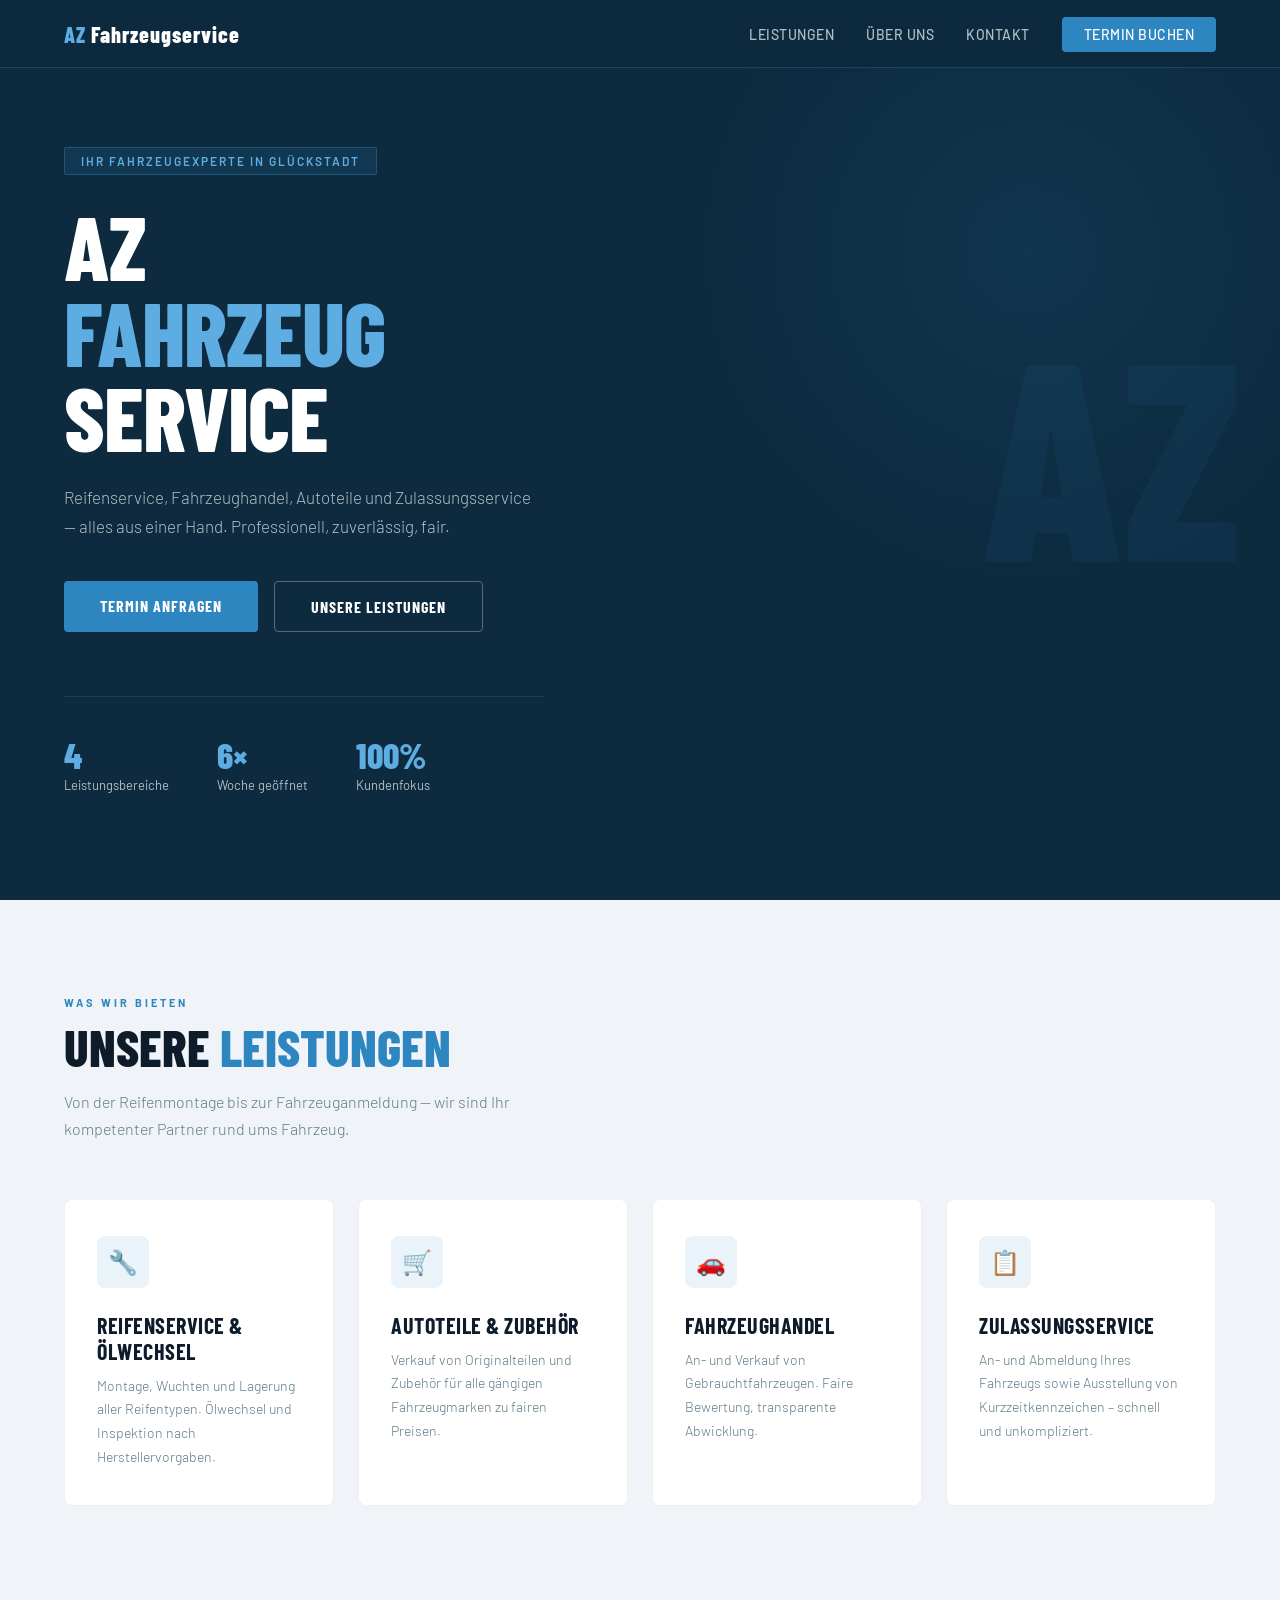
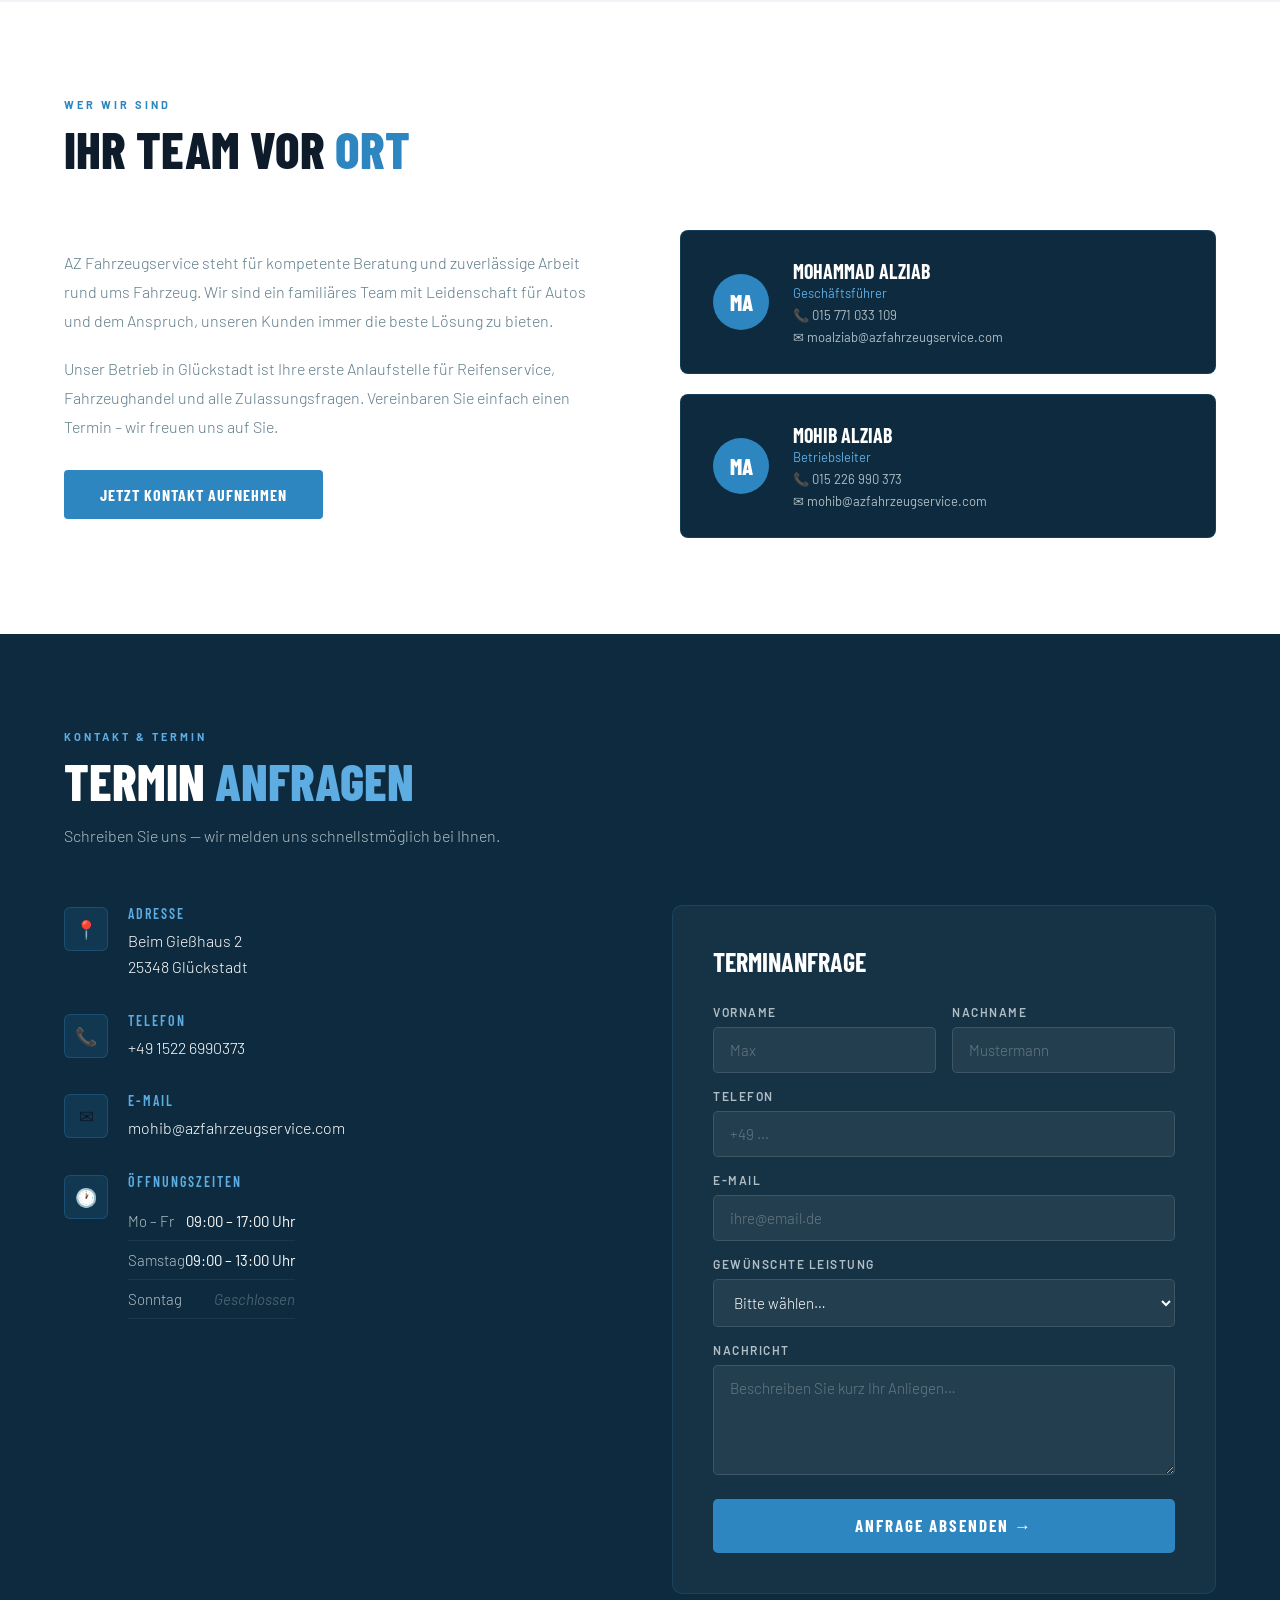
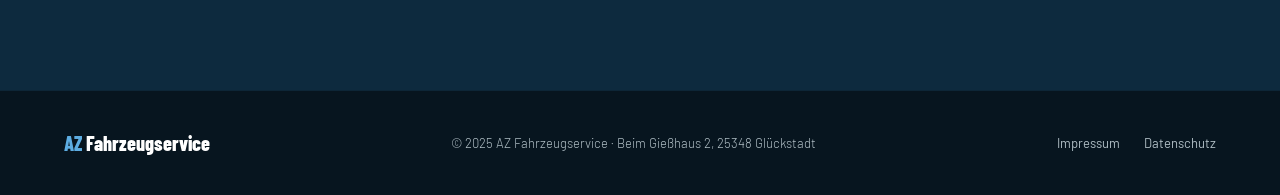
<file: indes.html>
<!DOCTYPE html>
<html lang="de">
<head>
<meta charset="UTF-8">
<meta name="viewport" content="width=device-width, initial-scale=1.0">
<title>AZ Fahrzeugservice – Beim Gießhaus 2, Glückstadt</title>
<link href="https://fonts.googleapis.com/css2?family=Barlow+Condensed:wght@400;600;700;800&family=Barlow:wght@300;400;500&display=swap" rel="stylesheet">
<style>
  :root {
    --blue-dark: #0d2a3e;
    --blue-mid: #1a5276;
    --blue-accent: #2e86c1;
    --blue-light: #5dade2;
    --white: #ffffff;
    --gray-light: #f4f6f8;
    --gray-mid: #b0bec5;
    --text-dark: #0d1b2a;
    --text-muted: #607d8b;
    --card-bg: #ffffff;
    --section-alt: #f0f4f8;
  }

  * { margin: 0; padding: 0; box-sizing: border-box; }

  html { scroll-behavior: smooth; }

  body {
    font-family: 'Barlow', sans-serif;
    background: var(--white);
    color: var(--text-dark);
    overflow-x: hidden;
  }

  /* ── NAV ── */
  nav {
    position: fixed;
    top: 0; left: 0; right: 0;
    z-index: 100;
    background: rgba(13, 42, 62, 0.97);
    backdrop-filter: blur(8px);
    display: flex;
    align-items: center;
    justify-content: space-between;
    padding: 0 5%;
    height: 68px;
    border-bottom: 1px solid rgba(46,134,193,0.3);
  }

  .nav-logo {
    display: flex;
    align-items: center;
    gap: 12px;
    text-decoration: none;
  }

  .nav-logo-text {
    font-family: 'Barlow Condensed', sans-serif;
    font-size: 22px;
    font-weight: 800;
    color: var(--white);
    letter-spacing: 1px;
  }

  .nav-logo-text span { color: var(--blue-light); }

  .nav-links {
    display: flex;
    gap: 32px;
    list-style: none;
  }

  .nav-links a {
    color: var(--gray-mid);
    text-decoration: none;
    font-size: 14px;
    font-weight: 500;
    letter-spacing: 0.5px;
    text-transform: uppercase;
    transition: color 0.2s;
  }

  .nav-links a:hover { color: var(--blue-light); }

  .nav-cta {
    background: var(--blue-accent);
    color: var(--white) !important;
    padding: 9px 22px;
    border-radius: 4px;
    transition: background 0.2s !important;
  }

  .nav-cta:hover { background: var(--blue-light) !important; color: var(--white) !important; }

  /* ── HERO ── */
  .hero {
    min-height: 100vh;
    background: var(--blue-dark);
    display: flex;
    align-items: center;
    position: relative;
    overflow: hidden;
    padding: 100px 5% 60px;
  }

  .hero::before {
    content: '';
    position: absolute;
    top: -100px; right: -100px;
    width: 700px; height: 700px;
    background: radial-gradient(circle, rgba(46,134,193,0.12) 0%, transparent 70%);
    pointer-events: none;
  }

  .hero::after {
    content: 'AZ';
    position: absolute;
    right: 3%;
    top: 50%;
    transform: translateY(-50%);
    font-family: 'Barlow Condensed', sans-serif;
    font-size: clamp(200px, 22vw, 340px);
    font-weight: 800;
    color: rgba(46,134,193,0.07);
    line-height: 1;
    pointer-events: none;
    user-select: none;
  }

  .hero-content {
    position: relative;
    z-index: 2;
    max-width: 640px;
  }

  .hero-badge {
    display: inline-block;
    background: rgba(46,134,193,0.15);
    border: 1px solid rgba(46,134,193,0.4);
    color: var(--blue-light);
    font-size: 12px;
    font-weight: 600;
    letter-spacing: 2px;
    text-transform: uppercase;
    padding: 6px 16px;
    border-radius: 2px;
    margin-bottom: 28px;
  }

  .hero h1 {
    font-family: 'Barlow Condensed', sans-serif;
    font-size: clamp(52px, 7vw, 90px);
    font-weight: 800;
    line-height: 0.95;
    color: var(--white);
    text-transform: uppercase;
    letter-spacing: -1px;
    margin-bottom: 24px;
  }

  .hero h1 span { color: var(--blue-light); }

  .hero-sub {
    font-size: 17px;
    font-weight: 300;
    color: var(--gray-mid);
    line-height: 1.7;
    margin-bottom: 40px;
    max-width: 480px;
  }

  .hero-btns {
    display: flex;
    gap: 16px;
    flex-wrap: wrap;
  }

  .btn-primary {
    background: var(--blue-accent);
    color: var(--white);
    padding: 15px 36px;
    font-family: 'Barlow Condensed', sans-serif;
    font-size: 16px;
    font-weight: 700;
    letter-spacing: 1px;
    text-transform: uppercase;
    text-decoration: none;
    border-radius: 4px;
    transition: background 0.2s, transform 0.15s;
    border: none;
    cursor: pointer;
  }

  .btn-primary:hover { background: var(--blue-light); transform: translateY(-2px); }

  .btn-outline {
    background: transparent;
    color: var(--white);
    padding: 15px 36px;
    font-family: 'Barlow Condensed', sans-serif;
    font-size: 16px;
    font-weight: 700;
    letter-spacing: 1px;
    text-transform: uppercase;
    text-decoration: none;
    border-radius: 4px;
    border: 1px solid rgba(255,255,255,0.3);
    transition: border-color 0.2s, transform 0.15s;
    cursor: pointer;
  }

  .btn-outline:hover { border-color: var(--blue-light); color: var(--blue-light); transform: translateY(-2px); }

  .hero-stats {
    display: flex;
    gap: 48px;
    margin-top: 64px;
    padding-top: 40px;
    border-top: 1px solid rgba(255,255,255,0.08);
  }

  .stat-num {
    font-family: 'Barlow Condensed', sans-serif;
    font-size: 36px;
    font-weight: 800;
    color: var(--blue-light);
    line-height: 1;
  }

  .stat-label {
    font-size: 13px;
    color: var(--gray-mid);
    margin-top: 4px;
    font-weight: 400;
  }

  /* ── SECTION GENERAL ── */
  section { padding: 96px 5%; }

  .section-tag {
    font-size: 11px;
    font-weight: 700;
    letter-spacing: 3px;
    text-transform: uppercase;
    color: var(--blue-accent);
    margin-bottom: 12px;
  }

  .section-title {
    font-family: 'Barlow Condensed', sans-serif;
    font-size: clamp(36px, 4vw, 54px);
    font-weight: 800;
    text-transform: uppercase;
    line-height: 1;
    color: var(--text-dark);
    margin-bottom: 16px;
  }

  .section-title span { color: var(--blue-accent); }

  .section-sub {
    font-size: 16px;
    color: var(--text-muted);
    font-weight: 300;
    max-width: 520px;
    line-height: 1.7;
  }

  /* ── LEISTUNGEN ── */
  #leistungen { background: var(--section-alt); }

  .leistungen-grid {
    display: grid;
    grid-template-columns: repeat(auto-fit, minmax(260px, 1fr));
    gap: 24px;
    margin-top: 56px;
  }

  .leistung-card {
    background: var(--white);
    border-radius: 8px;
    padding: 36px 32px;
    border: 1px solid rgba(0,0,0,0.06);
    transition: transform 0.2s, box-shadow 0.2s;
    position: relative;
    overflow: hidden;
  }

  .leistung-card::before {
    content: '';
    position: absolute;
    top: 0; left: 0; right: 0;
    height: 3px;
    background: var(--blue-accent);
    transform: scaleX(0);
    transition: transform 0.3s;
    transform-origin: left;
  }

  .leistung-card:hover { transform: translateY(-4px); box-shadow: 0 12px 32px rgba(0,0,0,0.08); }
  .leistung-card:hover::before { transform: scaleX(1); }

  .leistung-icon {
    width: 52px; height: 52px;
    background: rgba(46,134,193,0.1);
    border-radius: 8px;
    display: flex; align-items: center; justify-content: center;
    margin-bottom: 24px;
    font-size: 24px;
  }

  .leistung-card h3 {
    font-family: 'Barlow Condensed', sans-serif;
    font-size: 22px;
    font-weight: 700;
    text-transform: uppercase;
    letter-spacing: 0.5px;
    color: var(--text-dark);
    margin-bottom: 10px;
  }

  .leistung-card p {
    font-size: 14px;
    color: var(--text-muted);
    line-height: 1.7;
    font-weight: 300;
  }

  /* ── ÜBER UNS ── */
  .ueber-grid {
    display: grid;
    grid-template-columns: 1fr 1fr;
    gap: 80px;
    align-items: center;
    margin-top: 56px;
  }

  .ueber-text p {
    font-size: 16px;
    color: var(--text-muted);
    line-height: 1.8;
    font-weight: 300;
    margin-bottom: 20px;
  }

  .team-cards {
    display: flex;
    flex-direction: column;
    gap: 20px;
  }

  .team-card {
    background: var(--blue-dark);
    border-radius: 8px;
    padding: 28px 32px;
    display: flex;
    align-items: center;
    gap: 24px;
    border: 1px solid rgba(46,134,193,0.2);
  }

  .team-avatar {
    width: 56px; height: 56px;
    background: var(--blue-accent);
    border-radius: 50%;
    display: flex; align-items: center; justify-content: center;
    font-family: 'Barlow Condensed', sans-serif;
    font-size: 22px;
    font-weight: 800;
    color: var(--white);
    flex-shrink: 0;
  }

  .team-info h4 {
    font-family: 'Barlow Condensed', sans-serif;
    font-size: 20px;
    font-weight: 700;
    color: var(--white);
    text-transform: uppercase;
  }

  .team-info .role {
    font-size: 13px;
    color: var(--blue-light);
    font-weight: 400;
    margin-top: 2px;
  }

  .team-info .contact-small {
    font-size: 13px;
    color: var(--gray-mid);
    margin-top: 6px;
  }

  /* ── KONTAKT ── */
  #kontakt { background: var(--blue-dark); }
  #kontakt .section-title { color: var(--white); }
  #kontakt .section-sub { color: var(--gray-mid); }
  #kontakt .section-tag { color: var(--blue-light); }

  .kontakt-grid {
    display: grid;
    grid-template-columns: 1fr 1fr;
    gap: 64px;
    margin-top: 56px;
    align-items: start;
  }

  .kontakt-info { display: flex; flex-direction: column; gap: 32px; }

  .info-block {
    display: flex;
    gap: 20px;
    align-items: flex-start;
  }

  .info-icon {
    width: 44px; height: 44px;
    background: rgba(46,134,193,0.15);
    border: 1px solid rgba(46,134,193,0.3);
    border-radius: 6px;
    display: flex; align-items: center; justify-content: center;
    font-size: 18px;
    flex-shrink: 0;
    margin-top: 2px;
  }

  .info-block h4 {
    font-family: 'Barlow Condensed', sans-serif;
    font-size: 14px;
    font-weight: 600;
    letter-spacing: 2px;
    text-transform: uppercase;
    color: var(--blue-light);
    margin-bottom: 6px;
  }

  .info-block p, .info-block a {
    font-size: 16px;
    color: var(--white);
    font-weight: 300;
    line-height: 1.6;
    text-decoration: none;
  }

  .info-block a:hover { color: var(--blue-light); }

  /* ── FORMULAR ── */
  .form-card {
    background: rgba(255,255,255,0.04);
    border: 1px solid rgba(46,134,193,0.2);
    border-radius: 10px;
    padding: 40px;
  }

  .form-card h3 {
    font-family: 'Barlow Condensed', sans-serif;
    font-size: 26px;
    font-weight: 700;
    text-transform: uppercase;
    color: var(--white);
    margin-bottom: 28px;
  }

  .form-row {
    display: grid;
    grid-template-columns: 1fr 1fr;
    gap: 16px;
  }

  .form-group {
    display: flex;
    flex-direction: column;
    gap: 8px;
    margin-bottom: 16px;
  }

  .form-group label {
    font-size: 12px;
    font-weight: 600;
    letter-spacing: 1.5px;
    text-transform: uppercase;
    color: var(--gray-mid);
  }

  .form-group input,
  .form-group select,
  .form-group textarea {
    background: rgba(255,255,255,0.06);
    border: 1px solid rgba(255,255,255,0.12);
    border-radius: 5px;
    padding: 13px 16px;
    color: var(--white);
    font-family: 'Barlow', sans-serif;
    font-size: 15px;
    font-weight: 300;
    transition: border-color 0.2s;
    outline: none;
    width: 100%;
  }

  .form-group select option { background: var(--blue-dark); color: var(--white); }

  .form-group input:focus,
  .form-group select:focus,
  .form-group textarea:focus {
    border-color: var(--blue-accent);
    background: rgba(46,134,193,0.08);
  }

  .form-group textarea { resize: vertical; min-height: 110px; }

  .form-group input::placeholder,
  .form-group textarea::placeholder { color: rgba(255,255,255,0.3); }

  .form-submit {
    width: 100%;
    margin-top: 8px;
    background: var(--blue-accent);
    color: var(--white);
    padding: 16px;
    font-family: 'Barlow Condensed', sans-serif;
    font-size: 17px;
    font-weight: 700;
    letter-spacing: 2px;
    text-transform: uppercase;
    border: none;
    border-radius: 5px;
    cursor: pointer;
    transition: background 0.2s, transform 0.15s;
  }

  .form-submit:hover { background: var(--blue-light); transform: translateY(-2px); }

  .form-success {
    display: none;
    background: rgba(46,193,134,0.15);
    border: 1px solid rgba(46,193,134,0.4);
    border-radius: 6px;
    padding: 16px 20px;
    color: #5de2aa;
    font-size: 15px;
    margin-top: 16px;
    text-align: center;
  }

  /* ── ÖFFNUNGSZEITEN ── */
  .oeffnung-table { margin-top: 12px; }
  .oeffnung-row {
    display: flex;
    justify-content: space-between;
    padding: 10px 0;
    border-bottom: 1px solid rgba(255,255,255,0.06);
    font-size: 15px;
  }
  .oeffnung-row .day { color: var(--gray-mid); font-weight: 300; }
  .oeffnung-row .time { color: var(--white); font-weight: 400; }
  .oeffnung-row .closed { color: rgba(255,255,255,0.25); font-style: italic; }

  /* ── FOOTER ── */
  footer {
    background: #07151f;
    padding: 40px 5%;
    display: flex;
    align-items: center;
    justify-content: space-between;
    flex-wrap: wrap;
    gap: 16px;
    border-top: 1px solid rgba(46,134,193,0.15);
  }

  .footer-brand {
    font-family: 'Barlow Condensed', sans-serif;
    font-size: 20px;
    font-weight: 800;
    color: var(--white);
  }

  .footer-brand span { color: var(--blue-light); }

  footer p {
    font-size: 13px;
    color: var(--gray-mid);
    font-weight: 300;
  }

  .footer-links { display: flex; gap: 24px; }
  .footer-links a {
    font-size: 13px;
    color: var(--gray-mid);
    text-decoration: none;
    transition: color 0.2s;
  }
  .footer-links a:hover { color: var(--blue-light); }

  /* ── RESPONSIVE ── */
  @media (max-width: 768px) {
    .nav-links { display: none; }
    .ueber-grid { grid-template-columns: 1fr; gap: 40px; }
    .kontakt-grid { grid-template-columns: 1fr; gap: 48px; }
    .form-row { grid-template-columns: 1fr; }
    .hero-stats { gap: 28px; }
    footer { flex-direction: column; align-items: flex-start; }
  }

  /* ── SCROLL ANIMATION ── */
  .reveal {
    opacity: 0;
    transform: translateY(28px);
    transition: opacity 0.6s ease, transform 0.6s ease;
  }
  .reveal.visible { opacity: 1; transform: none; }
</style>
</head>
<body>

<!-- NAV -->
<nav>
  <a href="#" class="nav-logo">
    <div class="nav-logo-text"><span>AZ</span> Fahrzeugservice</div>
  </a>
  <ul class="nav-links">
    <li><a href="#leistungen">Leistungen</a></li>
    <li><a href="#ueber">Über uns</a></li>
    <li><a href="#kontakt">Kontakt</a></li>
    <li><a href="#kontakt" class="nav-cta">Termin buchen</a></li>
  </ul>
</nav>

<!-- HERO -->
<section class="hero">
  <div class="hero-content">
    <div class="hero-badge">Ihr Fahrzeugexperte in Glückstadt</div>
    <h1>AZ<br><span>Fahrzeug</span><br>service</h1>
    <p class="hero-sub">Reifenservice, Fahrzeughandel, Autoteile und Zulassungsservice — alles aus einer Hand. Professionell, zuverlässig, fair.</p>
    <div class="hero-btns">
      <a href="#kontakt" class="btn-primary">Termin anfragen</a>
      <a href="#leistungen" class="btn-outline">Unsere Leistungen</a>
    </div>
    <div class="hero-stats">
      <div>
        <div class="stat-num">4</div>
        <div class="stat-label">Leistungsbereiche</div>
      </div>
      <div>
        <div class="stat-num">6×</div>
        <div class="stat-label">Woche geöffnet</div>
      </div>
      <div>
        <div class="stat-num">100%</div>
        <div class="stat-label">Kundenfokus</div>
      </div>
    </div>
  </div>
</section>

<!-- LEISTUNGEN -->
<section id="leistungen">
  <div class="reveal">
    <div class="section-tag">Was wir bieten</div>
    <div class="section-title">Unsere <span>Leistungen</span></div>
    <p class="section-sub">Von der Reifenmontage bis zur Fahrzeuganmeldung — wir sind Ihr kompetenter Partner rund ums Fahrzeug.</p>
  </div>
  <div class="leistungen-grid">
    <div class="leistung-card reveal">
      <div class="leistung-icon">🔧</div>
      <h3>Reifenservice & Ölwechsel</h3>
      <p>Montage, Wuchten und Lagerung aller Reifentypen. Ölwechsel und Inspektion nach Herstellervorgaben.</p>
    </div>
    <div class="leistung-card reveal">
      <div class="leistung-icon">🛒</div>
      <h3>Autoteile & Zubehör</h3>
      <p>Verkauf von Originalteilen und Zubehör für alle gängigen Fahrzeugmarken zu fairen Preisen.</p>
    </div>
    <div class="leistung-card reveal">
      <div class="leistung-icon">🚗</div>
      <h3>Fahrzeughandel</h3>
      <p>An- und Verkauf von Gebrauchtfahrzeugen. Faire Bewertung, transparente Abwicklung.</p>
    </div>
    <div class="leistung-card reveal">
      <div class="leistung-icon">📋</div>
      <h3>Zulassungsservice</h3>
      <p>An- und Abmeldung Ihres Fahrzeugs sowie Ausstellung von Kurzzeitkennzeichen – schnell und unkompliziert.</p>
    </div>
  </div>
</section>

<!-- ÜBER UNS -->
<section id="ueber">
  <div class="reveal">
    <div class="section-tag">Wer wir sind</div>
    <div class="section-title">Ihr Team vor <span>Ort</span></div>
  </div>
  <div class="ueber-grid">
    <div class="ueber-text reveal">
      <p>AZ Fahrzeugservice steht für kompetente Beratung und zuverlässige Arbeit rund ums Fahrzeug. Wir sind ein familiäres Team mit Leidenschaft für Autos und dem Anspruch, unseren Kunden immer die beste Lösung zu bieten.</p>
      <p>Unser Betrieb in Glückstadt ist Ihre erste Anlaufstelle für Reifenservice, Fahrzeughandel und alle Zulassungsfragen. Vereinbaren Sie einfach einen Termin – wir freuen uns auf Sie.</p>
      <a href="#kontakt" class="btn-primary" style="display:inline-block; margin-top: 8px;">Jetzt Kontakt aufnehmen</a>
    </div>
    <div class="team-cards reveal">
      <div class="team-card">
        <div class="team-avatar">MA</div>
        <div class="team-info">
          <h4>Mohammad Alziab</h4>
          <div class="role">Geschäftsführer</div>
          <div class="contact-small">📞 015 771 033 109</div>
          <div class="contact-small">✉ moalziab@azfahrzeugservice.com</div>
        </div>
      </div>
      <div class="team-card">
        <div class="team-avatar">MA</div>
        <div class="team-info">
          <h4>Mohib Alziab</h4>
          <div class="role">Betriebsleiter</div>
          <div class="contact-small">📞 015 226 990 373</div>
          <div class="contact-small">✉ mohib@azfahrzeugservice.com</div>
        </div>
      </div>
    </div>
  </div>
</section>

<!-- KONTAKT -->
<section id="kontakt">
  <div class="reveal">
    <div class="section-tag">Kontakt & Termin</div>
    <div class="section-title" style="color:white;">Termin <span style="color:var(--blue-light)">anfragen</span></div>
    <p class="section-sub">Schreiben Sie uns — wir melden uns schnellstmöglich bei Ihnen.</p>
  </div>
  <div class="kontakt-grid">
    <!-- Infos links -->
    <div class="kontakt-info reveal">
      <div class="info-block">
        <div class="info-icon">📍</div>
        <div>
          <h4>Adresse</h4>
          <p>Beim Gießhaus 2<br>25348 Glückstadt</p>
        </div>
      </div>
      <div class="info-block">
        <div class="info-icon">📞</div>
        <div>
          <h4>Telefon</h4>
          <a href="tel:+4915226990373">+49 1522 6990373</a>
        </div>
      </div>
      <div class="info-block">
        <div class="info-icon">✉</div>
        <div>
          <h4>E-Mail</h4>
          <a href="mailto:mohib@azfahrzeugservice.com">mohib@azfahrzeugservice.com</a>
        </div>
      </div>
      <div class="info-block">
        <div class="info-icon">🕐</div>
        <div>
          <h4>Öffnungszeiten</h4>
          <div class="oeffnung-table">
            <div class="oeffnung-row"><span class="day">Mo – Fr</span><span class="time">09:00 – 17:00 Uhr</span></div>
            <div class="oeffnung-row"><span class="day">Samstag</span><span class="time">09:00 – 13:00 Uhr</span></div>
            <div class="oeffnung-row"><span class="day">Sonntag</span><span class="closed">Geschlossen</span></div>
          </div>
        </div>
      </div>
    </div>

    <!-- Formular rechts -->
    <div class="form-card reveal">
      <h3>Terminanfrage</h3>
      <form id="contactForm" action="https://formspree.io/f/DEINE_ID" method="POST">
        <div class="form-row">
          <div class="form-group">
            <label>Vorname</label>
            <input type="text" name="vorname" placeholder="Max" required>
          </div>
          <div class="form-group">
            <label>Nachname</label>
            <input type="text" name="nachname" placeholder="Mustermann" required>
          </div>
        </div>
        <div class="form-group">
          <label>Telefon</label>
          <input type="tel" name="telefon" placeholder="+49 ...">
        </div>
        <div class="form-group">
          <label>E-Mail</label>
          <input type="email" name="email" placeholder="ihre@email.de" required>
        </div>
        <div class="form-group">
          <label>Gewünschte Leistung</label>
          <select name="leistung">
            <option value="">Bitte wählen…</option>
            <option>Reifenservice / Ölwechsel</option>
            <option>Autoteile / Zubehör</option>
            <option>Fahrzeugankauf / -verkauf</option>
            <option>Zulassungsservice</option>
            <option>Sonstiges</option>
          </select>
        </div>
        <div class="form-group">
          <label>Nachricht</label>
          <textarea name="nachricht" placeholder="Beschreiben Sie kurz Ihr Anliegen…"></textarea>
        </div>
        <button type="submit" class="form-submit">Anfrage absenden →</button>
        <div class="form-success" id="formSuccess">✓ Danke! Wir melden uns bald bei Ihnen.</div>
      </form>
    </div>
  </div>
</section>

<!-- FOOTER -->
<footer>
  <div class="footer-brand"><span>AZ</span> Fahrzeugservice</div>
  <p>© 2025 AZ Fahrzeugservice · Beim Gießhaus 2, 25348 Glückstadt</p>
  <div class="footer-links">
    <a href="#">Impressum</a>
    <a href="#">Datenschutz</a>
  </div>
</footer>

<script>
  // Scroll reveal
  const reveals = document.querySelectorAll('.reveal');
  const observer = new IntersectionObserver(entries => {
    entries.forEach((e, i) => {
      if (e.isIntersecting) {
        setTimeout(() => e.target.classList.add('visible'), i * 80);
        observer.unobserve(e.target);
      }
    });
  }, { threshold: 0.1 });
  reveals.forEach(r => observer.observe(r));

  // Form submit feedback
  const form = document.getElementById('contactForm');
  const success = document.getElementById('formSuccess');
  form.addEventListener('submit', async (e) => {
    e.preventDefault();
    const btn = form.querySelector('.form-submit');
    btn.textContent = 'Wird gesendet…';
    btn.disabled = true;
    try {
      const res = await fetch(form.action, {
        method: 'POST',
        body: new FormData(form),
        headers: { 'Accept': 'application/json' }
      });
      if (res.ok) {
        success.style.display = 'block';
        form.reset();
        btn.textContent = '✓ Gesendet!';
      } else {
        btn.textContent = 'Fehler – nochmal versuchen';
        btn.disabled = false;
      }
    } catch {
      btn.textContent = 'Fehler – nochmal versuchen';
      btn.disabled = false;
    }
  });
</script>
</body>
</html>
</file>
<file: style.css>
:root {
    --blue-dark: #0d2a3e;
    --blue-mid: #1a5276;
    --blue-accent: #2e86c1;
    --blue-light: #5dade2;
    --white: #ffffff;
    --gray-light: #f4f6f8;
    --gray-mid: #b0bec5;
    --text-dark: #0d1b2a;
    --text-muted: #607d8b;
    --card-bg: #ffffff;
    --section-alt: #f0f4f8;
  }

  * { margin: 0; padding: 0; box-sizing: border-box; }

  html { scroll-behavior: smooth; }

  body {
    font-family: 'Barlow', sans-serif;
    background: var(--white);
    color: var(--text-dark);
    overflow-x: hidden;
  }

  body.rtl {
    direction: rtl;
    text-align: right;
    font-family: 'Cairo', 'Barlow', sans-serif;
  }

  body.rtl h1,
  body.rtl h2,
  body.rtl h3,
  body.rtl h4,
  body.rtl .section-title,
  body.rtl .nav-logo-text,
  body.rtl .footer-brand,
  body.rtl .team-info h4,
  body.rtl .hero h1,
  body.rtl .btn-primary,
  body.rtl .btn-outline,
  body.rtl .form-submit {
    font-family: 'Cairo', 'Barlow Condensed', sans-serif;
  }
  .force-ltr {
  direction: ltr;
  unicode-bidi: isolate;
  display: inline-block;
}

  /* ── NAV ── */
nav {
  position: fixed;
  top: 0; left: 0; right: 0;
  z-index: 100;

  background: linear-gradient(90deg, #5dade2 0%, #2e86c1 20%, #1a5276 40%);
  box-shadow: 0 4px 20px rgba(46,134,193,0.3);
    background-size: 400% 400%;
  animation: gradientMove 8s ease infinite;


  display: flex;
  align-items: center;
  justify-content: space-between;
  padding: 0 5%;
  height: 68px;

  border-bottom: 1px solid rgba(255,255,255,0.08);
}
@keyframes gradientMove {
  0% {
    background-position: 0% 20%;
  }
  50% {
    background-position: 40% 20%;
  }
  100% {
    background-position: 0% 20%;
  }
}
 /* nav {
    position: fixed;
    top: 0; left: 0; right: 0;
    z-index: 100;
    background: rgba(13, 42, 62, 0.97);
    backdrop-filter: blur(8px);
    display: flex;
    align-items: center;
    justify-content: space-between;
    padding: 0 5%;
    height: 68px;
    border-bottom: 1px solid rgba(46,134,193,0.3);
    gap: 20px;
  }
*/
.hero-bg-slider {
    position: absolute;
  top: 0;
  left: 0;
  width: 300%;
  height: 100%;
  display: flex;
  animation: slideBg 40s linear infinite;
  opacity: 0.35;
  z-index: 0;
}

.hero-bg-slider img {
  width: 33.33%;
  height: 100%;
  object-fit: cover;
  flex-shrink: 0;
}
@keyframes slideBg {
  0% {
    transform: translateX(0);
  }
  100% {
    transform: translateX(-50%);
  }
}
  .nav-logo {
    display: flex;
    align-items: center;
    gap: 12px;
    text-decoration: none;
    min-width: 0;
  }

.nav-logo-img {
  height: 45px;
  width: auto;
}

  .nav-logo-text {
    font-family: 'Barlow Condensed', sans-serif;
    font-size: 22px;
    font-weight: 800;
    /*color: var(--white);*/
    color: #ffffff;
    letter-spacing: 1px;
    white-space: nowrap;
  }

  .nav-logo-text span { color: var(--blue-light); }

  .nav-right {
    display: flex;
    align-items: center;
    gap: 18px;
    margin-left: auto;
  }

  .nav-links {
    display: flex;
    gap: 32px;
    list-style: none;
    align-items: center;
  }

  .nav-links a {
    /*color: var(--gray-mid);*/
    color: #ffffff;
    text-decoration: none;
    font-size: 14px;
    font-weight: 500;
    letter-spacing: 0.5px;
    text-transform: uppercase;
    transition: color 0.2s;
  }

  body.rtl .nav-links a,
  body.rtl .hero-badge,
  body.rtl .section-tag,
  body.rtl .form-group label,
  body.rtl .info-block h4,
  body.rtl .btn-primary,
  body.rtl .btn-outline,
  body.rtl .form-submit,
  body.rtl .team-info h4,
  body.rtl .leistung-card h3,
  body.rtl .section-title,
  body.rtl .hero h1 {
    text-transform: none;
    letter-spacing: 0;
  }

  .nav-links a:hover { color: var(--blue-light); }

  .nav-cta {
    background: var(--blue-accent);
    color: var(--white) !important;
    padding: 9px 22px;
    border-radius: 4px;
    transition: background 0.2s !important;
  }

  .nav-cta:hover { background: var(--blue-light) !important; color: var(--white) !important; }

  .lang-switch {
    display: flex;
    gap: 8px;
    align-items: center;
  }

  .lang-switch button {
    background: transparent;
    color: var(--white);
    border: 1px solid rgba(255,255,255,0.3);
    padding: 8px 12px;
    border-radius: 4px;
    cursor: pointer;
    font-size: 12px;
    font-weight: 700;
    transition: all 0.2s;
  }

  .lang-switch button:hover,
  .lang-switch button.active {
    border-color: var(--blue-light);
    color: var(--blue-light);
    background: rgba(93,173,226,0.08);
  }

  /* ── HERO ── */
  .hero {
    min-height: 100vh;
    background: var(--blue-dark);
    display: flex;
    align-items: center;
    position: relative;
    overflow: hidden;
    padding: 100px 5% 60px;
  }

  .hero::before {
    content: '';
    position: absolute;
    top: -100px; right: -100px;
    width: 700px; height: 700px;
    background: radial-gradient(circle, rgba(46,134,193,0.12) 0%, transparent 70%);
    pointer-events: none;
  }

  body.rtl .hero::before {
    right: auto;
    left: -100px;
    z-index: 1;
  }

  .hero::after {
    content: 'AZ';
    position: absolute;
    right: 3%;
    top: 50%;
    transform: translateY(-50%);
    font-family: 'Barlow Condensed', sans-serif;
    font-size: clamp(200px, 22vw, 340px);
    font-weight: 800;
    color: rgba(46,134,193,0.07);
    line-height: 1;
    pointer-events: none;
    user-select: none;
    z-index: 1;
  }

  body.rtl .hero::after {
    right: auto;
    left: 3%;
  }

  .hero-content {
  position: relative;
  z-index: 3;
  }

  .hero-badge {
    display: inline-block;
    background: rgba(46,134,193,0.15);
    border: 1px solid rgba(46,134,193,0.4);
    color: var(--blue-light);
    font-size: 12px;
    font-weight: 600;
    letter-spacing: 2px;
    text-transform: uppercase;
    padding: 6px 16px;
    border-radius: 2px;
    margin-bottom: 28px;
  }

  .hero h1 {
    font-family: 'Barlow Condensed', sans-serif;
    font-size: clamp(52px, 7vw, 90px);
    font-weight: 800;
    line-height: 0.95;
    color: var(--white);
    text-transform: uppercase;
    letter-spacing: -1px;
    margin-bottom: 24px;
  }

  .hero h1 span { color: var(--blue-light); }

  .hero-sub {
    font-size: 17px;
    font-weight: 300;
    color: var(--gray-mid);
    line-height: 1.7;
    margin-bottom: 40px;
    max-width: 540px;
  }

  .hero-btns {
    display: flex;
    gap: 16px;
    flex-wrap: wrap;
  }

  .btn-primary {
    background: var(--blue-accent);
    color: var(--white);
    padding: 15px 36px;
    font-family: 'Barlow Condensed', sans-serif;
    font-size: 16px;
    font-weight: 700;
    letter-spacing: 1px;
    text-transform: uppercase;
    text-decoration: none;
    border-radius: 4px;
    transition: background 0.2s, transform 0.15s;
    border: none;
    cursor: pointer;
  }

  .btn-primary:hover { background: var(--blue-light); transform: translateY(-2px); }

  .btn-outline {
    background: transparent;
    color: var(--white);
    padding: 15px 36px;
    font-family: 'Barlow Condensed', sans-serif;
    font-size: 16px;
    font-weight: 700;
    letter-spacing: 1px;
    text-transform: uppercase;
    text-decoration: none;
    border-radius: 4px;
    border: 1px solid rgba(255,255,255,0.3);
    transition: border-color 0.2s, transform 0.15s;
    cursor: pointer;
  }

  .btn-outline:hover { border-color: var(--blue-light); color: var(--blue-light); transform: translateY(-2px); }

  .hero-stats {
    display: flex;
    gap: 48px;
    margin-top: 64px;
    padding-top: 40px;
    border-top: 1px solid rgba(255,255,255,0.08);
    flex-wrap: wrap;
  }

  .stat-num {
    font-family: 'Barlow Condensed', sans-serif;
    font-size: 36px;
    font-weight: 800;
    color: var(--blue-light);
    line-height: 1;
  }

  .stat-label {
    font-size: 13px;
    color: var(--gray-mid);
    margin-top: 4px;
    font-weight: 400;
  }

  /* ── SECTION GENERAL ── */
  section { padding: 96px 5%; }

  .section-tag {
    font-size: 11px;
    font-weight: 700;
    letter-spacing: 3px;
    text-transform: uppercase;
    color: var(--blue-accent);
    margin-bottom: 12px;
  }

  .section-title {
    font-family: 'Barlow Condensed', sans-serif;
    font-size: clamp(36px, 4vw, 54px);
    font-weight: 800;
    text-transform: uppercase;
    line-height: 1;
    color: var(--text-dark);
    margin-bottom: 16px;
  }

  .section-title span { color: var(--blue-accent); }

  .section-sub {
    font-size: 16px;
    color: var(--text-muted);
    font-weight: 300;
    max-width: 620px;
    line-height: 1.7;
  }

  /* ── LEISTUNGEN ── */
  #leistungen { background: var(--section-alt); }

  .leistungen-grid {
    display: grid;
    grid-template-columns: repeat(auto-fit, minmax(260px, 1fr));
    gap: 24px;
    margin-top: 56px;
  }

  .leistung-card {
    background: var(--white);
    border-radius: 8px;
    padding: 36px 32px;
    border: 1px solid rgba(0,0,0,0.06);
    transition: transform 0.2s, box-shadow 0.2s;
    position: relative;
    overflow: hidden;
  }

  .leistung-card::before {
    content: '';
    position: absolute;
    top: 0; left: 0; right: 0;
    height: 3px;
    background: var(--blue-accent);
    transform: scaleX(0);
    transition: transform 0.3s;
    transform-origin: left;
  }

  body.rtl .leistung-card::before {
    transform-origin: right;
  }

  .leistung-card:hover { transform: translateY(-4px); box-shadow: 0 12px 32px rgba(0,0,0,0.08); }
  .leistung-card:hover::before { transform: scaleX(1); }

  .leistung-icon {
    width: 52px; height: 52px;
    background: rgba(46,134,193,0.1);
    border-radius: 8px;
    display: flex; align-items: center; justify-content: center;
    margin-bottom: 24px;
    font-size: 24px;
  }

  .leistung-card h3 {
    font-family: 'Barlow Condensed', sans-serif;
    font-size: 22px;
    font-weight: 700;
    text-transform: uppercase;
    letter-spacing: 0.5px;
    color: var(--text-dark);
    margin-bottom: 10px;
  }

  .leistung-card p {
    font-size: 14px;
    color: var(--text-muted);
    line-height: 1.7;
    font-weight: 300;
  }

  /* ── ÜBER UNS ── */
  .ueber-grid {
    display: grid;
    grid-template-columns: 1fr 1fr;
    gap: 80px;
    align-items: center;
    margin-top: 56px;
  }

  .ueber-text p {
    font-size: 16px;
    color: var(--text-muted);
    line-height: 1.8;
    font-weight: 300;
    margin-bottom: 20px;
  }

  .team-cards {
    display: flex;
    flex-direction: column;
    gap: 20px;
  }

  .team-card {
    background: var(--blue-dark);
    border-radius: 8px;
    padding: 28px 32px;
    display: flex;
    align-items: center;
    gap: 24px;
    border: 1px solid rgba(46,134,193,0.2);
  }

  .team-avatar {
    width: 56px; height: 56px;
    background: var(--blue-accent);
    border-radius: 50%;
    display: flex; align-items: center; justify-content: center;
    font-family: 'Barlow Condensed', sans-serif;
    font-size: 22px;
    font-weight: 800;
    color: var(--white);
    flex-shrink: 0;
  }

  .team-info h4 {
    font-family: 'Barlow Condensed', sans-serif;
    font-size: 20px;
    font-weight: 700;
    color: var(--white);
    text-transform: uppercase;
  }

  .team-info .role {
    font-size: 13px;
    color: var(--blue-light);
    font-weight: 400;
    margin-top: 2px;
  }

  .team-info .contact-small {
    font-size: 13px;
    color: var(--gray-mid);
    margin-top: 6px;
  }

  /* ── KONTAKT ── */
  #kontakt { background: var(--blue-dark); }
  #kontakt .section-title { color: var(--white); }
  #kontakt .section-sub { color: var(--gray-mid); }
  #kontakt .section-tag { color: var(--blue-light); }

  .kontakt-grid {
    display: grid;
    grid-template-columns: 1fr 1fr;
    gap: 64px;
    margin-top: 56px;
    align-items: start;
  }

  .kontakt-info { display: flex; flex-direction: column; gap: 32px; }

  .info-block {
    display: flex;
    gap: 20px;
    align-items: flex-start;
  }

  .info-icon {
    width: 44px; height: 44px;
    background: rgba(46,134,193,0.15);
    border: 1px solid rgba(46,134,193,0.3);
    border-radius: 6px;
    display: flex; align-items: center; justify-content: center;
    font-size: 18px;
    flex-shrink: 0;
    margin-top: 2px;
  }

  .info-block h4 {
    font-family: 'Barlow Condensed', sans-serif;
    font-size: 14px;
    font-weight: 600;
    letter-spacing: 2px;
    text-transform: uppercase;
    color: var(--blue-light);
    margin-bottom: 6px;
  }

  .info-block p, .info-block a {
    font-size: 16px;
    color: var(--white);
    font-weight: 300;
    line-height: 1.6;
    text-decoration: none;
  }

  .info-block a:hover { color: var(--blue-light); }

  /* ── FORMULAR ── */
  .form-card {
    background: rgba(255,255,255,0.04);
    border: 1px solid rgba(46,134,193,0.2);
    border-radius: 10px;
    padding: 40px;
  }

  .form-card h3 {
    font-family: 'Barlow Condensed', sans-serif;
    font-size: 26px;
    font-weight: 700;
    text-transform: uppercase;
    color: var(--white);
    margin-bottom: 28px;
  }

  .form-row {
    display: grid;
    grid-template-columns: 1fr 1fr;
    gap: 16px;
  }

  .form-group {
    display: flex;
    flex-direction: column;
    gap: 8px;
    margin-bottom: 16px;
  }

  .form-group label {
    font-size: 12px;
    font-weight: 600;
    letter-spacing: 1.5px;
    text-transform: uppercase;
    color: var(--gray-mid);
  }

  .form-group input,
  .form-group select,
  .form-group textarea {
    background: rgba(255,255,255,0.06);
    border: 1px solid rgba(255,255,255,0.12);
    border-radius: 5px;
    padding: 13px 16px;
    color: var(--white);
    font-family: inherit;
    font-size: 15px;
    font-weight: 300;
    transition: border-color 0.2s;
    outline: none;
    width: 100%;
  }

  .form-group select option { background: var(--blue-dark); color: var(--white); }

  .form-group input:focus,
  .form-group select:focus,
  .form-group textarea:focus {
    border-color: var(--blue-accent);
    background: rgba(46,134,193,0.08);
  }

  .form-group textarea { resize: vertical; min-height: 110px; }

  .form-group input::placeholder,
  .form-group textarea::placeholder { color: rgba(255,255,255,0.3); }

  .form-submit {
    width: 100%;
    margin-top: 8px;
    background: var(--blue-accent);
    color: var(--white);
    padding: 16px;
    font-family: 'Barlow Condensed', sans-serif;
    font-size: 17px;
    font-weight: 700;
    letter-spacing: 2px;
    text-transform: uppercase;
    border: none;
    border-radius: 5px;
    cursor: pointer;
    transition: background 0.2s, transform 0.15s;
  }

  .form-submit:hover { background: var(--blue-light); transform: translateY(-2px); }

  .form-success {
    display: none;
    background: rgba(46,193,134,0.15);
    border: 1px solid rgba(46,193,134,0.4);
    border-radius: 6px;
    padding: 16px 20px;
    color: #5de2aa;
    font-size: 15px;
    margin-top: 16px;
    text-align: center;
  }

  /* ── ÖFFNUNGSZEITEN ── */
  .oeffnung-table { margin-top: 12px; }
  .oeffnung-row {
    display: flex;
    justify-content: space-between;
    gap: 16px;
    padding: 10px 0;
    border-bottom: 1px solid rgba(255,255,255,0.06);
    font-size: 15px;
  }
  .oeffnung-row .day { color: var(--gray-mid); font-weight: 300; }
  .oeffnung-row .time { color: var(--white); font-weight: 400; }
  .oeffnung-row .closed { color: rgba(255,255,255,0.25); font-style: italic; }

  /* ── FOOTER ── */
  footer {
    background: #07151f;
    padding: 40px 5%;
    display: flex;
    align-items: center;
    justify-content: space-between;
    flex-wrap: wrap;
    gap: 16px;
    border-top: 1px solid rgba(46,134,193,0.15);
  }

  .footer-brand {
    font-family: 'Barlow Condensed', sans-serif;
    font-size: 20px;
    font-weight: 800;
    color: var(--white);
  }

  .footer-brand span { color: var(--blue-light); }

  footer p {
    font-size: 13px;
    color: var(--gray-mid);
    font-weight: 300;
  }

  .footer-links { display: flex; gap: 24px; }
  .footer-links a {
    font-size: 13px;
    color: var(--gray-mid);
    text-decoration: none;
    transition: color 0.2s;
  }
  .footer-links a:hover { color: var(--blue-light); }

  /* ── RESPONSIVE ── */
  @media (max-width: 980px) {
    nav {
      height: auto;
      padding-top: 14px;
      padding-bottom: 14px;
      align-items: flex-start;
      flex-wrap: wrap;
    }

    .nav-right {
      width: 100%;
      justify-content: space-between;
      flex-wrap: wrap;
      margin-left: 0;
    }

    .nav-links {
      gap: 18px;
      flex-wrap: wrap;
    }
  }

  @media (max-width: 768px) {
    .nav-links { display: none; }
    .ueber-grid { grid-template-columns: 1fr; gap: 40px; }
    .kontakt-grid { grid-template-columns: 1fr; gap: 48px; }
    .form-row { grid-template-columns: 1fr; }
    .hero-stats { gap: 28px; }
    footer { flex-direction: column; align-items: flex-start; }
  }
.whatsapp-float {
  position: fixed;
  bottom: 20px;
  right: 20px;
  background: #25D366;
  color: #fff;
  font-size: 28px;
  width: 60px;
  height: 60px;
  border-radius: 50%;
  display: flex;
  align-items: center;
  justify-content: center;
  text-decoration: none;
  box-shadow: 0 4px 12px rgba(0,0,0,0.3);
  z-index: 999;
  transition: all 0.3s;
}

.whatsapp-float:hover {
  transform: scale(1.1);
  background: #1ebe5d;
}
  /* ── SCROLL ANIMATION ── */
  .reveal {
    opacity: 0;
    transform: translateY(28px);
    transition: opacity 0.6s ease, transform 0.6s ease;
  }
  .reveal.visible { opacity: 1; transform: none; }
.call-float {
  position: fixed;
  bottom: 90px;
  right: 20px;
  background: #2e86c1;
  width: 60px;
  height: 60px;
  border-radius: 50%;
  display: flex;
  align-items: center;
  justify-content: center;
  color: #fff;
}
.leistung-card:hover {
  transform: translateY(-6px) scale(1.02);
}
</file>
